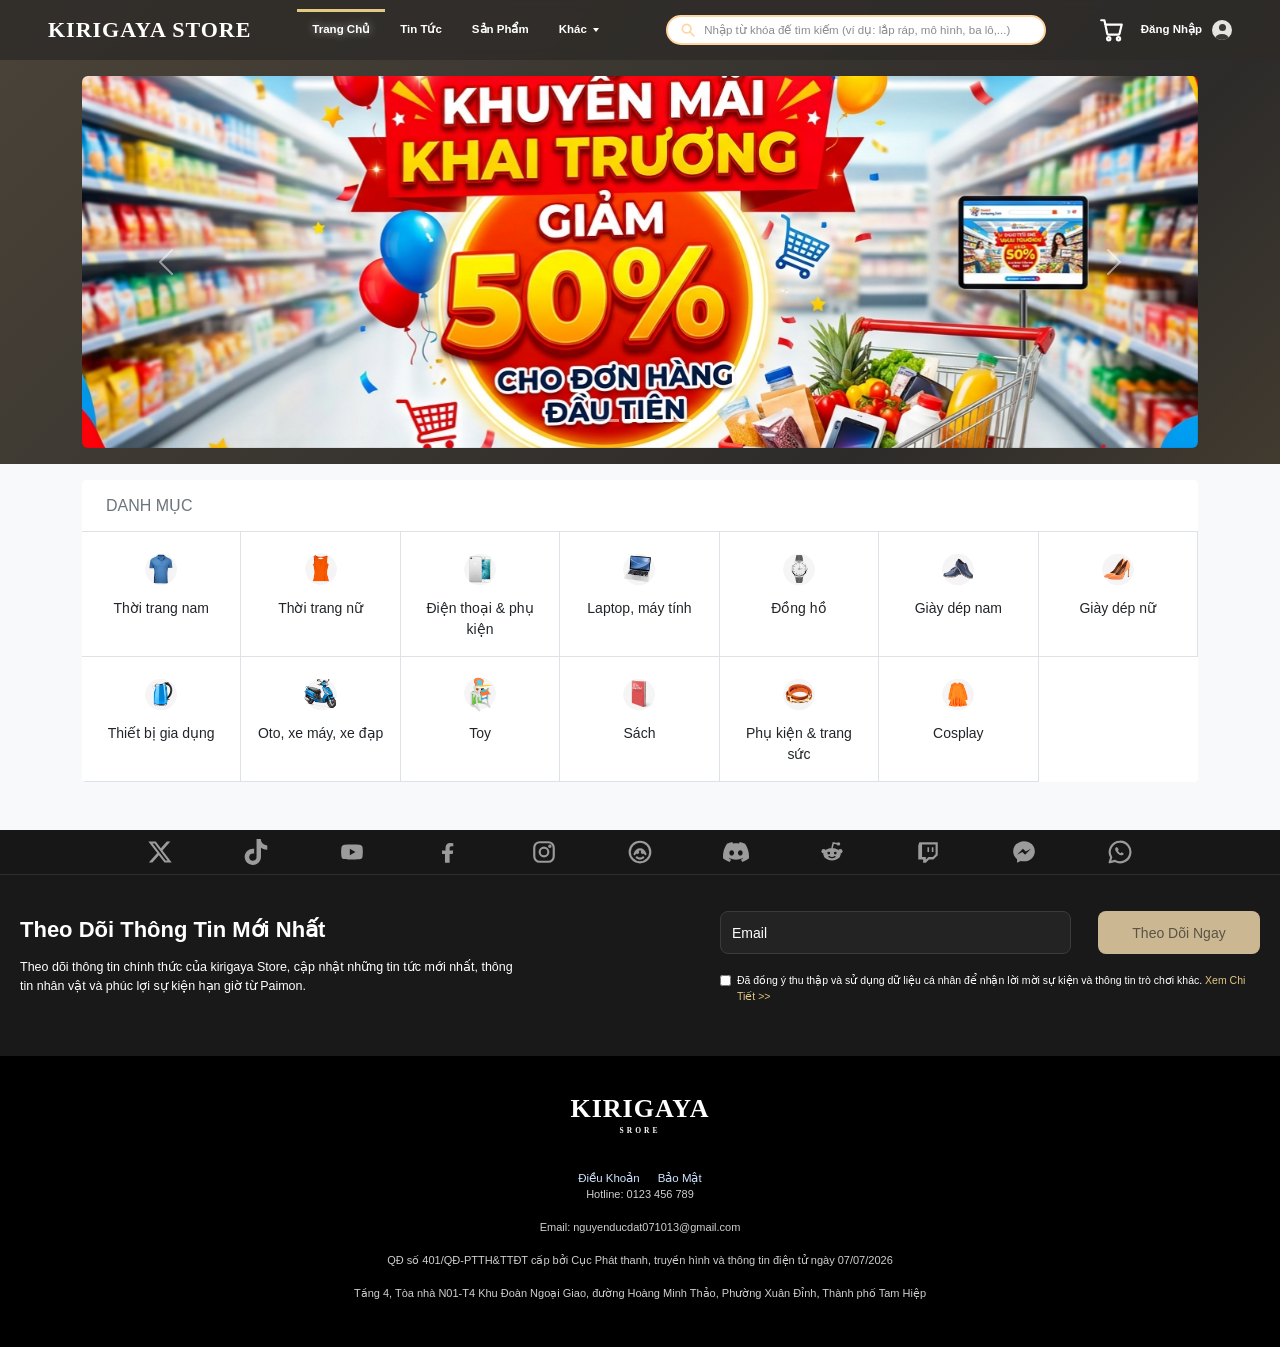
<file: index.html>
<!DOCTYPE html>
<html lang="vi">

<head>
  <meta charset="UTF-8">
  <meta name="viewport" content="width=device-width, initial-scale=1.0">
  <title>Smart Shopping Cart - Mua sắm thông minh</title>
  <link rel="icon" type="image/png" href="assets/images/favicon.png">
  <link href="https://cdn.jsdelivr.net/npm/bootstrap@5.3.3/dist/css/bootstrap.min.css" rel="stylesheet">
  <link rel="stylesheet" href="css/header-footer.css">

  <style>
    a { text-decoration: none; color: inherit; }
    ul { list-style: none; padding: 0; margin: 0; }
    p, h2 { margin: 0; }

    /* Danh mục: 7 cột + màu hover */
    @media (min-width: 992px) { .col-lg-7th { flex: 0 0 auto; width: 14.2857%; } }
    .cat-item:hover .card-name { color: #ee4d2d !important; }
  </style>
</head>

<body>

  <!-- header -->
  <header class="header">
  <div class="header__left">
    <a class="logo" href="index.html">KIRIGAYA STORE</a>

    <nav class="nav">
      <a class="active" href="#">Trang Chủ</a>
      <a href="pages/news.html">Tin Tức</a>
      <a href="pages/products.html">Sản Phẩm</a>
      <div class="dropdown">
        <a href="#">Khác<span class="caret"></span></a>
        <ul class="submenu">
          <li><a href="pages/donate.html">Trung Tâm Liên Hệ</a></li>
          <li><a href="pages/login.html">Đăng Nhập</a></li>
        </ul>
      </div>
    </nav>
  </div>


<div class="header__center">
  <form class="search" role="search" onsubmit="return false">
    <svg viewBox="0 0 24 24" aria-hidden="true">
      <circle cx="10" cy="10" r="6.5"></circle>
      <line x1="15" y1="15" x2="21" y2="21"></line>
    </svg>
    <input id="search-input" autocomplete="off" type="search" placeholder="Nhập từ khóa để tìm kiếm (ví dụ: lắp ráp, mô hình, ba lô,...)" aria-label="Tìm kiếm">
  </form>

  <div class="search-suggest" id="search-suggest" hidden></div>
</div>

  <div class="header__right">
    <a class="cart" href="pages/cart.html" aria-label="Giỏ hàng">
      <svg viewBox="0 0 24 24" aria-hidden="true">
        <circle cx="9" cy="20" r="1.5"></circle>
        <circle cx="18" cy="20" r="1.5"></circle>
        <path d="M2 3h3l2.6 12.4a1 1 0 0 0 1 .8h9.3a1 1 0 0 0 1-.8L21 7H5.6"></path>
      </svg>
      <span class="cart-badge" hidden>0</span>
    </a>
    <a class="login" href="pages/login.html">Đăng Nhập <span class="avatar"></span></a>
  </div>
  </header>

  <!-- banner -->
  <section class="container py-3" id="home">
    <div id="homeCarousel" class="carousel slide" data-bs-ride="carousel" data-bs-interval="1000">
      <div class="carousel-indicators">
        <button type="button" data-bs-target="#homeCarousel" data-bs-slide-to="0" class="active" aria-current="true" aria-label="Slide 1"></button>
        <button type="button" data-bs-target="#homeCarousel" data-bs-slide-to="1" aria-label="Slide 2"></button>
        <button type="button" data-bs-target="#homeCarousel" data-bs-slide-to="2" aria-label="Slide 3"></button>
      </div>

      <div class="carousel-inner rounded">
        <div class="carousel-item active">
          <a href="pages/news.html">
            <img src="assets/images/slide-image1.png" class="d-block w-100 object-fit-cover" style="aspect-ratio: 3 / 1;" alt="Banner 1">
          </a>
        </div>
        <div class="carousel-item">
          <a href="pages/news.html">
            <img src="assets/images/sale50.png" class="d-block w-100 object-fit-cover" style="aspect-ratio: 3 / 1;" alt="Banner 2">
          </a>
        </div>
        <div class="carousel-item">
          <a href="pages/products.html">
            <img src="assets/images/Smart_Shopping_Cart.png" class="d-block w-100 object-fit-cover" style="aspect-ratio: 3 / 1;" alt="Banner 3">
          </a>
        </div>
      </div>

      <button class="carousel-control-prev" type="button" data-bs-target="#homeCarousel" data-bs-slide="prev">
        <span class="carousel-control-prev-icon" aria-hidden="true"></span>
        <span class="visually-hidden">Trước</span>
      </button>
      <button class="carousel-control-next" type="button" data-bs-target="#homeCarousel" data-bs-slide="next">
        <span class="carousel-control-next-icon" aria-hidden="true"></span>
        <span class="visually-hidden">Sau</span>
      </button>
    </div>
  </section>


  <!-- danh muc -->
  <main id="categories" class="bg-light pt-3 pb-5">
    <div class="container">
      <div class="bg-white rounded-1 overflow-hidden">
        <div class="px-4 py-3 border-bottom">
          <h2 class="h6 fw-medium text-uppercase text-secondary mb-0">Danh mục</h2>
        </div>

        <div class="row g-0 m-0">

          <a href="pages/products.html?category=thoi-trang-nam" class="cat-item col-6 col-md-4 col-lg-7th d-flex flex-column align-items-center text-center gap-2 p-3 border-end border-bottom">
            <img src="assets/images/thoitrangnam.webp" alt="Thời trang nam" width="42" height="42">
            <span class="card-name small text-body">Thời trang nam</span>
          </a>

          <a href="pages/products.html?category=thoi-trang-nu" class="cat-item col-6 col-md-4 col-lg-7th d-flex flex-column align-items-center text-center gap-2 p-3 border-end border-bottom">
            <img src="assets/images/thoitrangnu.webp" alt="Thời trang nữ" width="42" height="42">
            <span class="card-name small text-body">Thời trang nữ</span>
          </a>

          <a href="pages/products.html?category=dien-thoai-phu-kien" class="cat-item col-6 col-md-4 col-lg-7th d-flex flex-column align-items-center text-center gap-2 p-3 border-end border-bottom">
            <img src="assets/images/dienthoaivaphukien.webp" alt="Điện thoại &amp; phụ kiện" width="42" height="42">
            <span class="card-name small text-body">Điện thoại &amp; phụ kiện</span>
          </a>

          <a href="pages/products.html?category=laptop-maytinh" class="cat-item col-6 col-md-4 col-lg-7th d-flex flex-column align-items-center text-center gap-2 p-3 border-end border-bottom">
            <img src="assets/images/maytinhvalaptop.webp" alt="Laptop, máy tính" width="42" height="42">
            <span class="card-name small text-body">Laptop, máy tính</span>
          </a>

          <a href="pages/products.html?category=dongho" class="cat-item col-6 col-md-4 col-lg-7th d-flex flex-column align-items-center text-center gap-2 p-3 border-end border-bottom">
            <img src="assets/images/dongho.webp" alt="Đồng hồ" width="42" height="42">
            <span class="card-name small text-body">Đồng hồ</span>
          </a>

          <a href="pages/products.html?category=giay-dep-nam" class="cat-item col-6 col-md-4 col-lg-7th d-flex flex-column align-items-center text-center gap-2 p-3 border-end border-bottom">
            <img src="assets/images/giadepnam.webp" alt="Giày dép nam" width="42" height="42">
            <span class="card-name small text-body">Giày dép nam</span>
          </a>

          <a href="pages/products.html?category=giay-dep-nu" class="cat-item col-6 col-md-4 col-lg-7th d-flex flex-column align-items-center text-center gap-2 p-3 border-end border-bottom">
            <img src="assets/images/giaydepnu.webp" alt="Giày dép nữ" width="42" height="42">
            <span class="card-name small text-body">Giày dép nữ</span>
          </a>

          <a href="pages/products.html?category=thiet-bi-gia-dung" class="cat-item col-6 col-md-4 col-lg-7th d-flex flex-column align-items-center text-center gap-2 p-3 border-end border-bottom">
            <img src="assets/images/thietbigiadung.webp" alt="Thiết bị gia dụng" width="42" height="42">
            <span class="card-name small text-body">Thiết bị gia dụng</span>
          </a>

          <a href="pages/products.html?category=xe" class="cat-item col-6 col-md-4 col-lg-7th d-flex flex-column align-items-center text-center gap-2 p-3 border-end border-bottom">
            <img src="assets/images/otoxemayxedap.webp" alt="Oto, xe máy, xe đạp" width="42" height="42">
            <span class="card-name small text-body">Oto, xe máy, xe đạp</span>
          </a>

          <a href="pages/products.html?category=toy" class="cat-item col-6 col-md-4 col-lg-7th d-flex flex-column align-items-center text-center gap-2 p-3 border-end border-bottom">
            <img src="assets/images/toy.webp" alt="Toy" width="42" height="42">
            <span class="card-name small text-body">Toy</span>
          </a>

          <a href="pages/products.html?category=sach" class="cat-item col-6 col-md-4 col-lg-7th d-flex flex-column align-items-center text-center gap-2 p-3 border-end border-bottom">
            <img src="assets/images/sach.webp" alt="Sách" width="42" height="42">
            <span class="card-name small text-body">Sách</span>
          </a>

          <a href="pages/products.html?category=phu-kien-trang-suc" class="cat-item col-6 col-md-4 col-lg-7th d-flex flex-column align-items-center text-center gap-2 p-3 border-end border-bottom">
            <img src="assets/images/phukienvatrangsuc.webp" alt="Phụ kiện &amp; trang sức" width="42" height="42">
            <span class="card-name small text-body">Phụ kiện &amp; trang sức</span>
          </a>

          <a href="pages/products.html?category=cosplay" class="cat-item col-6 col-md-4 col-lg-7th d-flex flex-column align-items-center text-center gap-2 p-3 border-end border-bottom">
            <img src="assets/images/cosplay.webp" alt="Cosplay" width="42" height="42">
            <span class="card-name small text-body">Cosplay</span>
          </a>

        </div>
      </div>
    </div>
  </main>
  <!-- footer -->
<section class="social">
  <ul class="social__list">
    <li><a href="#" aria-label="X"><svg viewBox="0 0 24 24"><path d="M18.244 2.25h3.308l-7.227 8.26 8.502 11.24H16.17l-5.214-6.817L4.99 21.75H1.68l7.73-8.835L1.254 2.25H8.08l4.713 6.231zm-1.161 17.52h1.833L7.084 4.126H5.117z"/></svg></a></li>
    <li><a href="#" aria-label="TikTok"><svg viewBox="0 0 24 24"><path d="M12.525.02c1.31-.02 2.61-.01 3.91-.02.08 1.53.63 3.09 1.75 4.17 1.12 1.11 2.7 1.62 4.24 1.79v4.03c-1.44-.05-2.89-.35-4.2-.97-.57-.26-1.1-.59-1.62-.93-.01 2.92.01 5.84-.02 8.75-.08 1.4-.54 2.79-1.35 3.94-1.31 1.92-3.58 3.17-5.91 3.21-1.43.08-2.86-.31-4.08-1.03-2.02-1.19-3.44-3.37-3.65-5.71-.02-.5-.03-1-.01-1.49.18-1.9 1.12-3.72 2.58-4.96 1.66-1.44 3.98-2.13 6.15-1.72.02 1.48-.04 2.96-.04 4.44-.99-.32-2.15-.23-3.02.37-.63.41-1.11 1.04-1.36 1.75-.21.51-.15 1.07-.14 1.61.24 1.64 1.82 3.02 3.5 2.87 1.12-.01 2.19-.66 2.77-1.61.19-.33.4-.67.41-1.06.1-1.79.06-3.57.07-5.36.01-4.03-.01-8.05.02-12.07z"/></svg></a></li>
    <li><a href="#" aria-label="YouTube"><svg viewBox="0 0 24 24"><path fill-rule="evenodd" d="M21.6 7.2a2.5 2.5 0 0 0-1.76-1.77C18.3 5 12 5 12 5s-6.3 0-7.84.43A2.5 2.5 0 0 0 2.4 7.2C2 8.76 2 12 2 12s0 3.24.4 4.8a2.5 2.5 0 0 0 1.76 1.77C5.7 19 12 19 12 19s6.3 0 7.84-.43a2.5 2.5 0 0 0 1.76-1.77C22 15.24 22 12 22 12s0-3.24-.4-4.8zM10 15V9l5.2 3z"/></svg></a></li>
    <li><a href="#" aria-label="Facebook"><svg viewBox="0 0 24 24"><path d="M13.5 22v-8.2h2.8l.5-3.3h-3.3V8.4c0-.9.4-1.7 1.8-1.7h1.6V3.9s-1.4-.3-2.8-.3c-2.8 0-4.4 1.7-4.4 4.6v2.3H6.5v3.3h2.7V22z"/></svg></a></li>
    <li><a href="#" aria-label="Instagram"><svg viewBox="0 0 24 24" class="stroke"><rect x="3" y="3" width="18" height="18" rx="5"/><circle cx="12" cy="12" r="4"/><circle cx="17.4" cy="6.6" r=".6" fill="currentColor"/></svg></a></li>
    <li><a href="#" aria-label="HoYoLAB"><svg viewBox="0 0 24 24" class="stroke"><circle cx="12" cy="12" r="9.5"/><path d="M7 14c1-3 3-4.500 5-4.500s4 1.500 5 4.500M9 17c1 .8 2 1.100 3 1.100s2-.3 3-1.100"/><circle cx="9.500" cy="12" r=".8" fill="currentColor"/><circle cx="14.500" cy="12" r=".8" fill="currentColor"/></svg></a></li>
    <li><a href="#" aria-label="Discord"><svg viewBox="0 0 24 24"><path d="M20.317 4.3698a19.7913 19.7913 0 00-4.8851-1.5152.0741.0741 0 00-.0785.0371c-.211.3753-.4447.8648-.6083 1.2495-1.8447-.2762-3.68-.2762-5.4868 0-.1636-.3933-.4058-.8742-.6177-1.2495a.077.077 0 00-.0785-.037 19.7363 19.7363 0 00-4.8852 1.515.0699.0699 0 00-.0321.0277C.5334 9.0458-.319 13.5799.0992 18.0578a.0824.0824 0 00.0312.0561c2.0528 1.5076 4.0413 2.4228 5.9929 3.0294a.0777.0777 0 00.0842-.0276c.4616-.6304.8731-1.2952 1.226-1.9942a.076.076 0 00-.0416-.1057c-.6528-.2476-1.2743-.5495-1.8722-.8923a.077.077 0 01-.0076-.1277c.1258-.0943.2517-.1923.3718-.2914a.0743.0743 0 01.0776-.0105c3.9278 1.7933 8.18 1.7933 12.0614 0a.0739.0739 0 01.0785.0095c.1202.099.246.1981.3728.2924a.077.077 0 01-.0066.1276 12.2986 12.2986 0 01-1.873.8914.0766.0766 0 00-.0407.1067c.3604.698.7719 1.3628 1.225 1.9932a.076.076 0 00.0842.0286c1.961-.6067 3.9495-1.5219 6.0023-3.0294a.077.077 0 00.0313-.0552c.5004-5.177-.8382-9.6739-3.5485-13.6604a.061.061 0 00-.0312-.0286zM8.02 15.3312c-1.1825 0-2.1569-1.0857-2.1569-2.419 0-1.3332.9555-2.4189 2.157-2.4189 1.2108 0 2.1757 1.0952 2.1568 2.419 0 1.3332-.9555 2.4189-2.1569 2.4189zm7.9748 0c-1.1825 0-2.1569-1.0857-2.1569-2.419 0-1.3332.9554-2.4189 2.1569-2.4189 1.2108 0 2.1757 1.0952 2.1568 2.419 0 1.3332-.946 2.4189-2.1568 2.4189Z"/></svg></a></li>
    <li><a href="#" aria-label="Reddit"><svg viewBox="0 0 24 24"><ellipse cx="12" cy="14" rx="8" ry="5.8"/><circle cx="4.300" cy="11.300" r="2"/><circle cx="19.700" cy="11.300" r="2"/><circle cx="18" cy="4.500" r="1.600"/><path d="M12 8.300l1.200-4.600 4.800 1" fill="none" stroke="currentColor" stroke-width="1.400"/><circle cx="9" cy="13" r="1.300" fill="#171717"/><circle cx="15" cy="13" r="1.300" fill="#171717"/><path d="M9.200 16.300c1.600 1 4 1 5.600 0" fill="none" stroke="#171717" stroke-width="1.200" stroke-linecap="round"/></svg></a></li>
    <li><a href="#" aria-label="Twitch"><svg viewBox="0 0 24 24"><path fill-rule="evenodd" d="M4 3L3 6v13h4.500v3H10l3-3h4l4-4V3H4zm15 11l-2.500 2.500h-4L10 19v-2.500H6.500V5H19v9zM15.500 7.500H17V12h-1.500zm-4 0H13V12h-1.500z"/></svg></a></li>
    <li><a href="#" aria-label="Messenger"><svg viewBox="0 0 24 24"><path fill-rule="evenodd" d="M12 2C6.400 2 2 6.200 2 11.400c0 2.900 1.400 5.500 3.600 7.200V22l3.300-1.800c.9.300 1.900.4 3.100.4 5.600 0 10-4.200 10-9.400S17.600 2 12 2zm1 12.600l-2.500-2.700-4.900 2.700 5.400-5.700 2.600 2.700 4.800-2.700L13 14.600z"/></svg></a></li>
    <li><a href="#" aria-label="WhatsApp"><svg viewBox="0 0 24 24"><path class="stroke" style="fill:none;stroke:currentColor;stroke-width:2;stroke-linejoin:round" d="M12 2.500a9.500 9.500 0 0 0-8.100 14.400L2.500 21.500l4.800-1.300A9.500 9.500 0 1 0 12 2.500z"/><path d="M9 7.500c-.3 0-.8.1-1.100.6-.5.8-.6 2 .6 3.600 1.500 2 3 3 4.600 3.300 1 .2 2-.4 2.200-1.200l-.1-.6-1.800-.9-.8.900c-1-.4-2-1.400-2.500-2.400l.7-.8-.9-1.900z"/></svg></a></li>
  </ul>
</section>

<!-- 2. Đăng ký nhận tin -->
<section class="subscribe">
  <div class="subscribe__inner">
    <div class="subscribe__info">
      <h2>Theo Dõi Thông Tin Mới Nhất</h2>
      <p>Theo dõi thông tin chính thức của kirigaya Store, cập nhật những tin tức mới nhất, thông tin nhân vật và phúc lợi sự kiện hạn giờ từ Paimon.</p>
    </div>

    <form class="subscribe__form" onsubmit="return false">
      <div class="subscribe__row">
        <input type="email" placeholder="Email" aria-label="Email">
        <button type="submit">Theo Dõi Ngay</button>
      </div>
      <label class="consent">
        <input type="checkbox">
        <span>Đã đồng ý thu thập và sử dụng dữ liệu cá nhân để nhận lời mời sự kiện và thông tin trò chơi khác. <a href="#">Xem Chi Tiết &gt;&gt;</a></span>
      </label>
    </form>
  </div>
</section>

<!-- 3. Chân trang -->
<footer class="footer">
  <a class="footer__logo" href="#">
    <b>KIRIGAYA</b>
    <small>SRORE</small>
  </a>

  <div class="footer__links">
    <a href="#">Điều Khoản</a>
    <a href="#">Bảo Mật</a>
  </div>

  <div class="footer__info">
    <p>Hotline: 0123 456 789</p>
    <p>Email: nguyenducdat071013@gmail.com</p>
    <p>QĐ số 401/QĐ-PTTH&amp;TTĐT cấp bởi Cục Phát thanh, truyền hình và thông tin điện tử ngày 07/07/2026</p>
    <p>Tầng 4, Tòa nhà N01-T4 Khu Đoàn Ngoại Giao, đường Hoàng Minh Thảo, Phường Xuân Đỉnh, Thành phố Tam Hiệp</p>
  </div>
</footer>

  <!-- Bootstrap JS (carousel) -->
  <script src="https://cdn.jsdelivr.net/npm/bootstrap@5.3.3/dist/js/bootstrap.bundle.min.js"></script>
  <script src="js/storage.js"></script>
  <script src="js/search.js"></script>
</body>

</html>
</file>
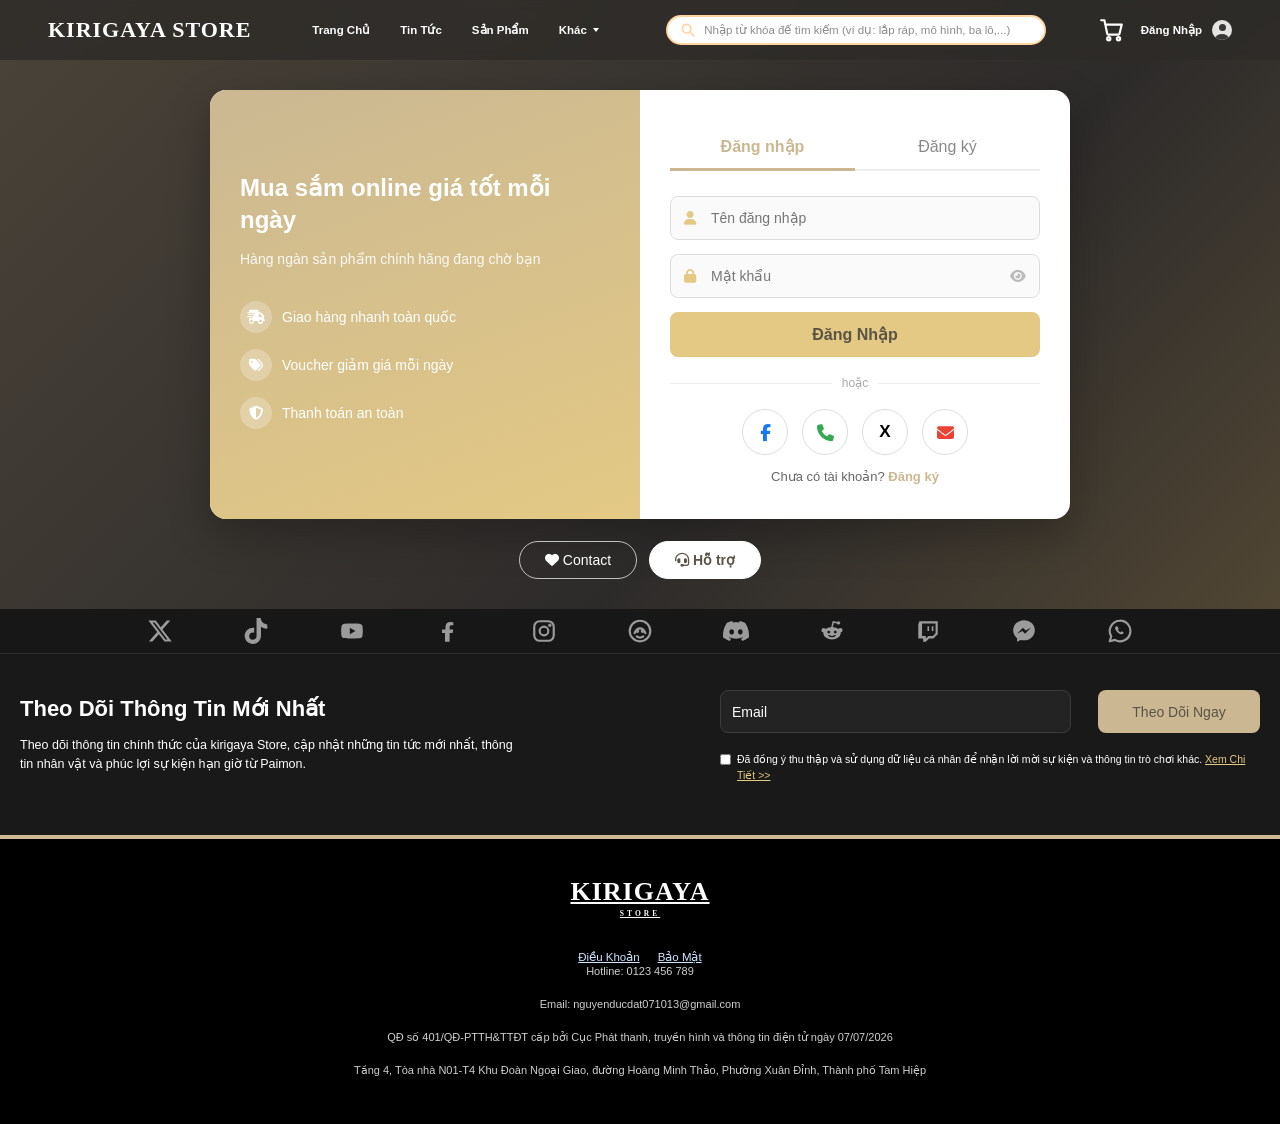
<file: pages/login.html>
<!DOCTYPE html>
<html lang="vi">
<head>
  <meta charset="UTF-8">
  <meta name="viewport" content="width=device-width, initial-scale=1.0">
  <title>Đăng Nhập</title>
  <link rel="icon" type="image/png" href="../assets/images/favicon.png">
  <link rel="stylesheet" href="../css/login.css">
  <link rel="stylesheet" href="https://cdnjs.cloudflare.com/ajax/libs/font-awesome/6.4.0/css/all.min.css">
  <link rel="stylesheet" href="../css/header-footer.css">
</head>
 
<body>
<header class="header">
  <div class="header__left">
    <a class="logo" href="../index.html">KIRIGAYA STORE</a>

    <nav class="nav">
      <a href="../index.html">Trang Chủ</a>
      <a href="../pages/news.html">Tin Tức</a>
      <a href="../pages/products.html">Sản Phẩm</a>
      <div class="dropdown">
        <a href="#">Khác<span class="caret"></span></a>
        <ul class="submenu">
          <li><a href="../pages/donate.html">Trung Tâm Liên Hệ</a></li>
          <li><a href="../pages/login.html">Đăng Nhập</a></li>
        </ul>
      </div>
    </nav>
  </div>


<div class="header__center">
  <form class="search" role="search" onsubmit="return false">
    <svg viewBox="0 0 24 24" aria-hidden="true">
      <circle cx="10" cy="10" r="6.5"></circle>
      <line x1="15" y1="15" x2="21" y2="21"></line>
    </svg>
    <input id="search-input" autocomplete="off" type="search" placeholder="Nhập từ khóa để tìm kiếm (ví dụ: lắp ráp, mô hình, ba lô,...)" aria-label="Tìm kiếm">
  </form>

  <div class="search-suggest" id="search-suggest" hidden></div>
</div>

  <div class="header__right">
    <a class="cart" href="../pages/cart.html" aria-label="Giỏ hàng">
      <svg viewBox="0 0 24 24" aria-hidden="true">
        <circle cx="9" cy="20" r="1.5"></circle>
        <circle cx="18" cy="20" r="1.5"></circle>
        <path d="M2 3h3l2.6 12.4a1 1 0 0 0 1 .8h9.3a1 1 0 0 0 1-.8L21 7H5.6"></path>
      </svg>
      <span class="cart-badge" hidden>0</span>
    </a>
    <a class="login" href="../pages/login.html">Đăng Nhập <span class="avatar"></span></a>
  </div>
  </header>
 
  <div class="main">
    <div class="wrap">
      <div class="intro">
        <h2>Mua sắm online giá tốt mỗi ngày</h2>
        <p>Hàng ngàn sản phẩm chính hãng đang chờ bạn</p>
        <ul>
          <li><i class="fas fa-truck-fast"></i> Giao hàng nhanh toàn quốc</li>
          <li><i class="fas fa-tags"></i> Voucher giảm giá mỗi ngày</li>
          <li><i class="fas fa-shield-halved"></i> Thanh toán an toàn</li>
        </ul>
      </div>
      <div class="box">
        <div class="tabs">
          <button class="tab active" data-t="login">Đăng nhập</button>
          <button class="tab" data-t="reg">Đăng ký</button>
        </div>
 
        <form id="login" class="form active">
          <div class="field">
            <i class="fas fa-user"></i>
            <input type="text" placeholder="Tên đăng nhập" required>
          </div>
          <div class="field">
            <i class="fas fa-lock"></i>
            <input type="password" placeholder="Mật khẩu" required>
            <i class="fas fa-eye eye"></i>
          </div>
          <button type="submit">Đăng Nhập</button>
          <div class="divider"><span>hoặc</span></div>
          <div class="socials">
            <button type="button" class="social1 fb" title="Facebook">
              <i class="fab fa-facebook-f"></i>
            </button>
            <button type="button" class="social1 phone" title="Số điện thoại">
              <i class="fas fa-phone"></i>
            </button>
            <button type="button" class="social1 x" title="X">
              <i>X</i>
            </button>
            <button type="button" class="social1 gmail" title="Gmail">
              <i class="fas fa-envelope"></i>
            </button>
          </div>
          <p>Chưa có tài khoản? <a href="#" class="switch" data-t="reg">Đăng ký</a></p>
        </form>
 
        <form id="reg" class="form">
          <div class="field">
            <i class="fas fa-user"></i>
            <input type="text" placeholder="Tên đăng nhập" required>
          </div>
          <div class="field">
            <i class="fas fa-envelope"></i>
            <input type="email" placeholder="Email" required>
          </div>
          <div class="field">
            <i class="fas fa-lock"></i>
            <input type="password" id="pass1" placeholder="Mật khẩu" required>
            <i class="fas fa-eye eye"></i>
          </div>
          <div class="field">
            <i class="fas fa-lock"></i>
            <input type="password" id="pass2" placeholder="Nhập lại mật khẩu" required>
            <i class="fas fa-eye eye"></i>
          </div>
          <button type="submit">Đăng ký</button>
          <p>Đã có tài khoản? <a href="#" class="switch" data-t="login">Đăng nhập</a></p>
        </form>
      </div>
    </div>
 
    <div class="links">
      <a href="donate.html" class="contact"><i class="fas fa-heart"></i> Contact</a>
      <button type="button" class="help" id="btnHelp"><i class="fas fa-headset"></i> Hỗ trợ</button>
    </div>
  </div>
 
  <div class="modal" id="modal">
    <div class="modal-box">
      <span class="close" id="btnClose">&times;</span>
      <h3><i class="fas fa-headset"></i> Trung tâm hỗ trợ</h3>
      <p class="modal-sub">Bấm vào câu hỏi để xem câu trả lời</p>
 
      <div class="faq">
        <div class="q">
          <div class="q-title">Tôi quên mật khẩu thì làm sao? <i class="fas fa-chevron-down"></i></div>
          <div class="q-text">Bạn liên hệ qua email hỗ trợ bên dưới, chúng tôi sẽ giúp bạn đặt lại mật khẩu trong vòng 24 giờ.</div>
        </div>
        <div class="q">
          <div class="q-title">Làm sao để đăng ký tài khoản? <i class="fas fa-chevron-down"></i></div>
          <div class="q-text">Bấm vào tab Đăng ký, nhập tên đăng nhập, email và mật khẩu rồi bấm nút Đăng ký.</div>
        </div>
        <div class="q">
          <div class="q-title">Tôi có thể đăng nhập bằng mạng xã hội không? <i class="fas fa-chevron-down"></i></div>
          <div class="q-text">Có. Bạn có thể chọn Facebook, số điện thoại, X hoặc Gmail ở phần hoặc dưới nút Đăng Nhập.</div>
        </div>
        <div class="q">
          <div class="q-title">Làm sao để ủng hộ nhóm? <i class="fas fa-chevron-down"></i></div>
          <div class="q-text">Bấm nút Contact bên cạnh để xem thông tin các thành viên và quét mã QR ủng hộ.</div>
        </div>
      </div>
 
      <div class="help-info">
        <p><i class="fas fa-envelope"></i> hotro@sancam.com</p>
        <p><i class="fas fa-clock"></i> Thứ 2 - Thứ 7, 8:00 - 17:00</p>
      </div>
    </div>
  </div>
 
<section class="social">
  <ul class="social__list">
    <li><a href="#" aria-label="X"><svg viewBox="0 0 24 24"><path d="M18.244 2.25h3.308l-7.227 8.26 8.502 11.24H16.17l-5.214-6.817L4.99 21.75H1.68l7.73-8.835L1.254 2.25H8.08l4.713 6.231zm-1.161 17.52h1.833L7.084 4.126H5.117z"/></svg></a></li>
    <li><a href="#" aria-label="TikTok"><svg viewBox="0 0 24 24"><path d="M12.525.02c1.31-.02 2.61-.01 3.91-.02.08 1.53.63 3.09 1.75 4.17 1.12 1.11 2.7 1.62 4.24 1.79v4.03c-1.44-.05-2.89-.35-4.2-.97-.57-.26-1.1-.59-1.62-.93-.01 2.92.01 5.84-.02 8.75-.08 1.4-.54 2.79-1.35 3.94-1.31 1.92-3.58 3.17-5.91 3.21-1.43.08-2.86-.31-4.08-1.03-2.02-1.19-3.44-3.37-3.65-5.71-.02-.5-.03-1-.01-1.49.18-1.9 1.12-3.72 2.58-4.96 1.66-1.44 3.98-2.13 6.15-1.72.02 1.48-.04 2.96-.04 4.44-.99-.32-2.15-.23-3.02.37-.63.41-1.11 1.04-1.36 1.75-.21.51-.15 1.07-.14 1.61.24 1.64 1.82 3.02 3.5 2.87 1.12-.01 2.19-.66 2.77-1.61.19-.33.4-.67.41-1.06.1-1.79.06-3.57.07-5.36.01-4.03-.01-8.05.02-12.07z"/></svg></a></li>
    <li><a href="#" aria-label="YouTube"><svg viewBox="0 0 24 24"><path fill-rule="evenodd" d="M21.6 7.2a2.5 2.5 0 0 0-1.76-1.77C18.3 5 12 5 12 5s-6.3 0-7.84.43A2.5 2.5 0 0 0 2.4 7.2C2 8.76 2 12 2 12s0 3.24.4 4.8a2.5 2.5 0 0 0 1.76 1.77C5.7 19 12 19 12 19s6.3 0 7.84-.43a2.5 2.5 0 0 0 1.76-1.77C22 15.24 22 12 22 12s0-3.24-.4-4.8zM10 15V9l5.2 3z"/></svg></a></li>
    <li><a href="#" aria-label="Facebook"><svg viewBox="0 0 24 24"><path d="M13.5 22v-8.2h2.8l.5-3.3h-3.3V8.4c0-.9.4-1.7 1.8-1.7h1.6V3.9s-1.4-.3-2.8-.3c-2.8 0-4.4 1.7-4.4 4.6v2.3H6.5v3.3h2.7V22z"/></svg></a></li>
    <li><a href="#" aria-label="Instagram"><svg viewBox="0 0 24 24" class="stroke"><rect x="3" y="3" width="18" height="18" rx="5"/><circle cx="12" cy="12" r="4"/><circle cx="17.4" cy="6.6" r=".6" fill="currentColor"/></svg></a></li>
    <li><a href="#" aria-label="HoYoLAB"><svg viewBox="0 0 24 24" class="stroke"><circle cx="12" cy="12" r="9.5"/><path d="M7 14c1-3 3-4.500 5-4.500s4 1.500 5 4.500M9 17c1 .8 2 1.100 3 1.100s2-.3 3-1.100"/><circle cx="9.500" cy="12" r=".8" fill="currentColor"/><circle cx="14.500" cy="12" r=".8" fill="currentColor"/></svg></a></li>
    <li><a href="#" aria-label="Discord"><svg viewBox="0 0 24 24"><path d="M20.317 4.3698a19.7913 19.7913 0 00-4.8851-1.5152.0741.0741 0 00-.0785.0371c-.211.3753-.4447.8648-.6083 1.2495-1.8447-.2762-3.68-.2762-5.4868 0-.1636-.3933-.4058-.8742-.6177-1.2495a.077.077 0 00-.0785-.037 19.7363 19.7363 0 00-4.8852 1.515.0699.0699 0 00-.0321.0277C.5334 9.0458-.319 13.5799.0992 18.0578a.0824.0824 0 00.0312.0561c2.0528 1.5076 4.0413 2.4228 5.9929 3.0294a.0777.0777 0 00.0842-.0276c.4616-.6304.8731-1.2952 1.226-1.9942a.076.076 0 00-.0416-.1057c-.6528-.2476-1.2743-.5495-1.8722-.8923a.077.077 0 01-.0076-.1277c.1258-.0943.2517-.1923.3718-.2914a.0743.0743 0 01.0776-.0105c3.9278 1.7933 8.18 1.7933 12.0614 0a.0739.0739 0 01.0785.0095c.1202.099.246.1981.3728.2924a.077.077 0 01-.0066.1276 12.2986 12.2986 0 01-1.873.8914.0766.0766 0 00-.0407.1067c.3604.698.7719 1.3628 1.225 1.9932a.076.076 0 00.0842.0286c1.961-.6067 3.9495-1.5219 6.0023-3.0294a.077.077 0 00.0313-.0552c.5004-5.177-.8382-9.6739-3.5485-13.6604a.061.061 0 00-.0312-.0286zM8.02 15.3312c-1.1825 0-2.1569-1.0857-2.1569-2.419 0-1.3332.9555-2.4189 2.157-2.4189 1.2108 0 2.1757 1.0952 2.1568 2.419 0 1.3332-.9555 2.4189-2.1569 2.4189zm7.9748 0c-1.1825 0-2.1569-1.0857-2.1569-2.419 0-1.3332.9554-2.4189 2.1569-2.4189 1.2108 0 2.1757 1.0952 2.1568 2.419 0 1.3332-.946 2.4189-2.1568 2.4189Z"/></svg></a></li>
    <li><a href="#" aria-label="Reddit"><svg viewBox="0 0 24 24"><ellipse cx="12" cy="14" rx="8" ry="5.8"/><circle cx="4.300" cy="11.300" r="2"/><circle cx="19.700" cy="11.300" r="2"/><circle cx="18" cy="4.500" r="1.600"/><path d="M12 8.300l1.200-4.600 4.800 1" fill="none" stroke="currentColor" stroke-width="1.400"/><circle cx="9" cy="13" r="1.300" fill="#171717"/><circle cx="15" cy="13" r="1.300" fill="#171717"/><path d="M9.200 16.300c1.600 1 4 1 5.600 0" fill="none" stroke="#171717" stroke-width="1.200" stroke-linecap="round"/></svg></a></li>
    <li><a href="#" aria-label="Twitch"><svg viewBox="0 0 24 24"><path fill-rule="evenodd" d="M4 3L3 6v13h4.500v3H10l3-3h4l4-4V3H4zm15 11l-2.500 2.500h-4L10 19v-2.500H6.500V5H19v9zM15.500 7.500H17V12h-1.500zm-4 0H13V12h-1.500z"/></svg></a></li>
    <li><a href="#" aria-label="Messenger"><svg viewBox="0 0 24 24"><path fill-rule="evenodd" d="M12 2C6.400 2 2 6.200 2 11.400c0 2.900 1.400 5.500 3.600 7.200V22l3.300-1.800c.9.300 1.900.4 3.100.4 5.600 0 10-4.200 10-9.400S17.600 2 12 2zm1 12.600l-2.500-2.700-4.900 2.700 5.400-5.700 2.600 2.700 4.800-2.700L13 14.600z"/></svg></a></li>
    <li><a href="#" aria-label="WhatsApp"><svg viewBox="0 0 24 24"><path class="stroke" style="fill:none;stroke:currentColor;stroke-width:2;stroke-linejoin:round" d="M12 2.500a9.500 9.500 0 0 0-8.100 14.400L2.500 21.500l4.800-1.300A9.500 9.500 0 1 0 12 2.500z"/><path d="M9 7.500c-.3 0-.8.1-1.100.6-.5.8-.6 2 .6 3.600 1.500 2 3 3 4.600 3.300 1 .2 2-.4 2.200-1.200l-.1-.6-1.800-.9-.8.900c-1-.4-2-1.400-2.500-2.400l.7-.8-.9-1.900z"/></svg></a></li>
  </ul>
</section>

<!-- 2. Đăng ký nhận tin -->
<section class="subscribe">
  <div class="subscribe__inner">
    <div class="subscribe__info">
      <h2>Theo Dõi Thông Tin Mới Nhất</h2>
      <p>Theo dõi thông tin chính thức của kirigaya Store, cập nhật những tin tức mới nhất, thông tin nhân vật và phúc lợi sự kiện hạn giờ từ Paimon.</p>
    </div>

    <form class="subscribe__form" onsubmit="return false">
      <div class="subscribe__row">
        <input type="email" placeholder="Email" aria-label="Email">
        <button type="submit">Theo Dõi Ngay</button>
      </div>
      <label class="consent">
        <input type="checkbox">
        <span>Đã đồng ý thu thập và sử dụng dữ liệu cá nhân để nhận lời mời sự kiện và thông tin trò chơi khác. <a href="#">Xem Chi Tiết &gt;&gt;</a></span>
      </label>
    </form>
  </div>
</section>

<!-- 3. Chân trang -->
<footer class="footer">
  <a class="footer__logo" href="#">
    <b>KIRIGAYA</b>
    <small>STORE</small>
  </a>

  <div class="footer__links">
    <a href="#">Điều Khoản</a>
    <a href="#">Bảo Mật</a>
  </div>

  <div class="footer__info">
    <p>Hotline: 0123 456 789</p>
    <p>Email: nguyenducdat071013@gmail.com</p>
    <p>QĐ số 401/QĐ-PTTH&amp;TTĐT cấp bởi Cục Phát thanh, truyền hình và thông tin điện tử ngày 07/07/2026</p>
    <p>Tầng 4, Tòa nhà N01-T4 Khu Đoàn Ngoại Giao, đường Hoàng Minh Thảo, Phường Xuân Đỉnh, Thành phố Tam Hiệp</p>
  </div>
</footer>
 
  <script src="../js/login.js"></script>
  <script src="../js/storage.js"></script>
  <script src="../js/search.js"></script>
</body>
 
</html>
</file>
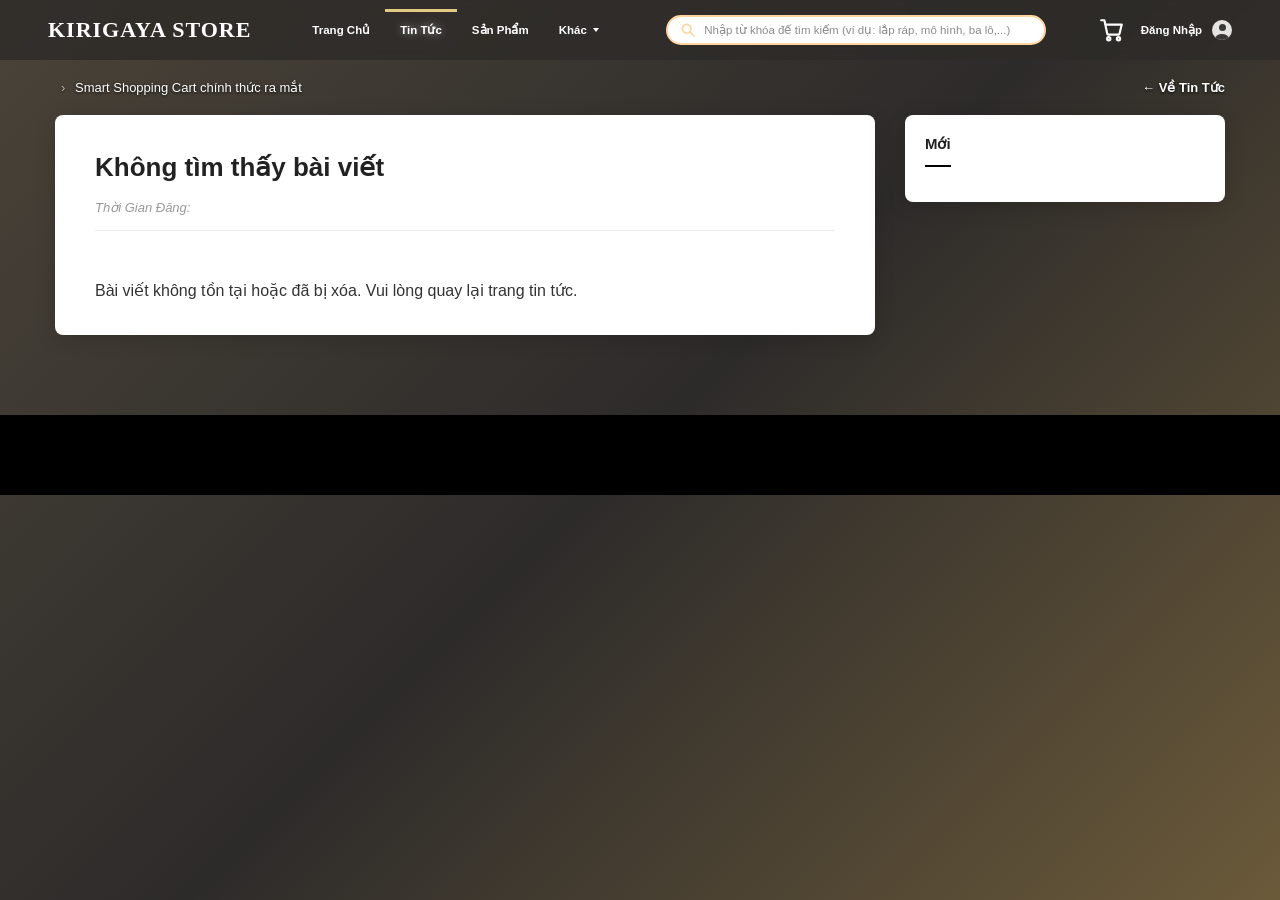
<file: pages/news-detail.html>
<!DOCTYPE html>
<html lang="vi">
<head>
    <meta charset="UTF-8">
    <meta name="viewport" content="width=device-width, initial-scale=1.0">
    <title>Tin Tức</title>
    <link rel="icon" type="image/png" href="../assets/images/favicon.png">
    <link rel="stylesheet" href="../css/news-detail.css">
    <link rel="stylesheet" href="../css/header-footer.css">
</head>
<body>
<header class="header">
  <div class="header__left">
    <a class="logo" href="../index.html">KIRIGAYA STORE</a>

    <nav class="nav">
      <a href="../index.html">Trang Chủ</a>
      <a class="active" href="../pages/news.html">Tin Tức</a>
      <a href="../pages/products.html">Sản Phẩm</a>
      <div class="dropdown">
        <a href="#">Khác<span class="caret"></span></a>
        <ul class="submenu">
          <li><a href="../pages/donate.html">Trung Tâm Liên Hệ</a></li>
          <li><a href="../pages/login.html">Đăng Nhập</a></li>
        </ul>
      </div>
    </nav>
  </div>


<div class="header__center">
  <form class="search" role="search" onsubmit="return false">
    <svg viewBox="0 0 24 24" aria-hidden="true">
      <circle cx="10" cy="10" r="6.5"></circle>
      <line x1="15" y1="15" x2="21" y2="21"></line>
    </svg>
    <input id="search-input" autocomplete="off" type="search" placeholder="Nhập từ khóa để tìm kiếm (ví dụ: lắp ráp, mô hình, ba lô,...)" aria-label="Tìm kiếm">
  </form>

  <div class="search-suggest" id="search-suggest" hidden></div>
</div>

  <div class="header__right">
    <a class="cart" href="../pages/cart.html" aria-label="Giỏ hàng">
      <svg viewBox="0 0 24 24" aria-hidden="true">
        <circle cx="9" cy="20" r="1.5"></circle>
        <circle cx="18" cy="20" r="1.5"></circle>
        <path d="M2 3h3l2.6 12.4a1 1 0 0 0 1 .8h9.3a1 1 0 0 0 1-.8L21 7H5.6"></path>
      </svg>
      <span class="cart-badge" hidden>0</span>
    </a>
    <a class="login" href="../pages/login.html">Đăng Nhập <span class="avatar"></span></a>
  </div>
</header>

    <!-- BREADCRUMB -->
    <div class="breadcrumb-wrap">
        <div class="breadcrumb">
            <span>›</span>
            Smart Shopping Cart chính thức ra mắt
        </div>
        <a href="../pages/news.html" class="quay-lai">← Về Tin Tức</a>
    </div>

    <!-- NỘI DUNG CHÍNH -->
    <div class="container">
    <!-- BÀI VIẾT BÊN TRÁI -->
    <article class="bai-viet">
        <h1 class="bai-viet-tieu-de" id="news-title"></h1>

        <div class="bai-viet-meta">
            Thời Gian Đăng:
            <span id="news-date"></span>
        </div>

        <img
            id="news-image"
            src=""
            alt=""
            class="bai-viet-anh"
        >

        <p
            class="bai-viet-chu-thich"
            id="news-description"
        ></p>

        <div
            class="bai-viet-noi-dung"
            id="news-content"
        ></div>
    </article>

    <!-- SIDEBAR BÊN PHẢI -->
    <aside class="sidebar">
        <div class="sidebar-tieu-de">Mới</div>
        <div class="sidebar-list" id="sidebar-list"></div>
    </aside>
</div>

    <footer></footer>

<script src="../js/news-storage.js"></script>
<script src="../js/news-detail.js"></script>
<script src="../js/storage.js"></script>
<script src="../js/search.js"></script>
</body>
</html>
</file>
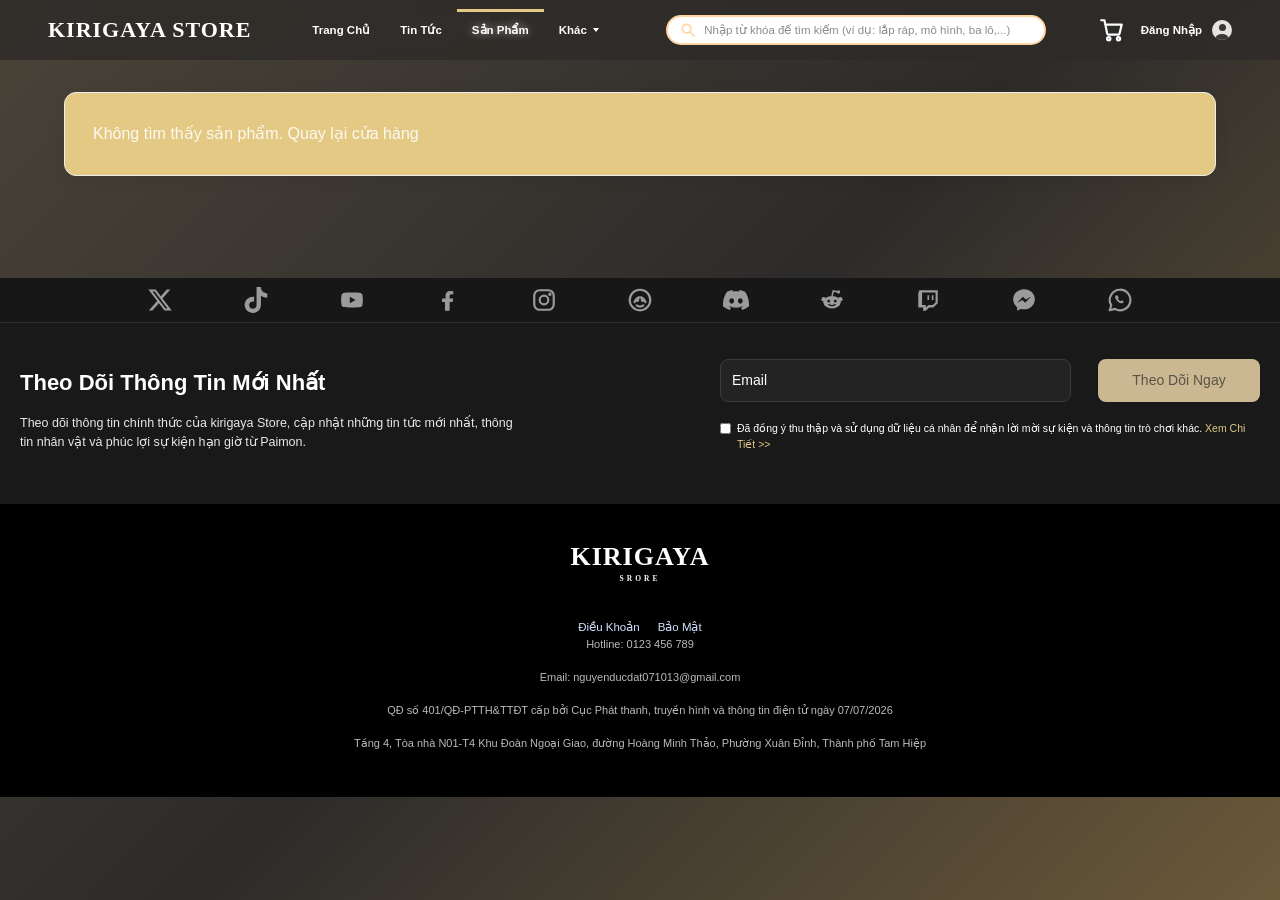
<file: pages/products-informations.html>
<!DOCTYPE html>
<html lang="vi">
<head>
    <meta charset="UTF-8">
    <meta name="viewport" content="width=device-width, initial-scale=1.0">
    <title>Sản Phẩm</title>
    <link rel="icon" type="image/png" href="../assets/images/favicon.png">
    <link rel="stylesheet" href="../css/products-informations.css">
    <link rel="stylesheet" href="../css/header-footer.css">
</head>

<body>
  <header class="header">
  <div class="header__left">
    <a class="logo" href="../index.html">KIRIGAYA STORE</a>

    <nav class="nav">
      <a href="../index.html">Trang Chủ</a>
      <a href="../pages/news.html">Tin Tức</a>
      <a class="active" href="../pages/products.html">Sản Phẩm</a>
      <div class="dropdown">
        <a href="#">Khác<span class="caret"></span></a>
        <ul class="submenu">
          <li><a href="../pages/donate.html">Trung Tâm Liên Hệ</a></li>
          <li><a href="../pages/login.html">Đăng Nhập</a></li>
        </ul>
      </div>
    </nav>
  </div>


<div class="header__center">
  <form class="search" role="search" onsubmit="return false">
    <svg viewBox="0 0 24 24" aria-hidden="true">
      <circle cx="10" cy="10" r="6.5"></circle>
      <line x1="15" y1="15" x2="21" y2="21"></line>
    </svg>
    <input id="search-input" autocomplete="off" type="search" placeholder="Nhập từ khóa để tìm kiếm (ví dụ: lắp ráp, mô hình, ba lô,...)" aria-label="Tìm kiếm">
  </form>

  <div class="search-suggest" id="search-suggest" hidden></div>
</div>

  <div class="header__right">
    <a class="cart" href="../pages/cart.html" aria-label="Giỏ hàng">
      <svg viewBox="0 0 24 24" aria-hidden="true">
        <circle cx="9" cy="20" r="1.5"></circle>
        <circle cx="18" cy="20" r="1.5"></circle>
        <path d="M2 3h3l2.6 12.4a1 1 0 0 0 1 .8h9.3a1 1 0 0 0 1-.8L21 7H5.6"></path>
      </svg>
      <span class="cart-badge" hidden>0</span>
    </a>
    <a class="login" href="../pages/login.html">Đăng Nhập <span class="avatar"></span></a>
  </div>
  </header>
    <!-- MAIN -->
    <main class="main-container">
        <section class="product-detail" id="product-detail">
            <!-- JavaScript sẽ hiển thị thông tin sản phẩm tại đây -->
            <div class="loading">
                Đang tải thông tin sản phẩm...
            </div>
        </section>
    </main>

    <!-- FOOTER -->
<section class="social">
  <ul class="social__list">
    <li><a href="#" aria-label="X"><svg viewBox="0 0 24 24"><path d="M18.244 2.25h3.308l-7.227 8.26 8.502 11.24H16.17l-5.214-6.817L4.99 21.75H1.68l7.73-8.835L1.254 2.25H8.08l4.713 6.231zm-1.161 17.52h1.833L7.084 4.126H5.117z"/></svg></a></li>
    <li><a href="#" aria-label="TikTok"><svg viewBox="0 0 24 24"><path d="M12.525.02c1.31-.02 2.61-.01 3.91-.02.08 1.53.63 3.09 1.75 4.17 1.12 1.11 2.7 1.62 4.24 1.79v4.03c-1.44-.05-2.89-.35-4.2-.97-.57-.26-1.1-.59-1.62-.93-.01 2.92.01 5.84-.02 8.75-.08 1.4-.54 2.79-1.35 3.94-1.31 1.92-3.58 3.17-5.91 3.21-1.43.08-2.86-.31-4.08-1.03-2.02-1.19-3.44-3.37-3.65-5.71-.02-.5-.03-1-.01-1.49.18-1.9 1.12-3.72 2.58-4.96 1.66-1.44 3.98-2.13 6.15-1.72.02 1.48-.04 2.96-.04 4.44-.99-.32-2.15-.23-3.02.37-.63.41-1.11 1.04-1.36 1.75-.21.51-.15 1.07-.14 1.61.24 1.64 1.82 3.02 3.5 2.87 1.12-.01 2.19-.66 2.77-1.61.19-.33.4-.67.41-1.06.1-1.79.06-3.57.07-5.36.01-4.03-.01-8.05.02-12.07z"/></svg></a></li>
    <li><a href="#" aria-label="YouTube"><svg viewBox="0 0 24 24"><path fill-rule="evenodd" d="M21.6 7.2a2.5 2.5 0 0 0-1.76-1.77C18.3 5 12 5 12 5s-6.3 0-7.84.43A2.5 2.5 0 0 0 2.4 7.2C2 8.76 2 12 2 12s0 3.24.4 4.8a2.5 2.5 0 0 0 1.76 1.77C5.7 19 12 19 12 19s6.3 0 7.84-.43a2.5 2.5 0 0 0 1.76-1.77C22 15.24 22 12 22 12s0-3.24-.4-4.8zM10 15V9l5.2 3z"/></svg></a></li>
    <li><a href="#" aria-label="Facebook"><svg viewBox="0 0 24 24"><path d="M13.5 22v-8.2h2.8l.5-3.3h-3.3V8.4c0-.9.4-1.7 1.8-1.7h1.6V3.9s-1.4-.3-2.8-.3c-2.8 0-4.4 1.7-4.4 4.6v2.3H6.5v3.3h2.7V22z"/></svg></a></li>
    <li><a href="#" aria-label="Instagram"><svg viewBox="0 0 24 24" class="stroke"><rect x="3" y="3" width="18" height="18" rx="5"/><circle cx="12" cy="12" r="4"/><circle cx="17.4" cy="6.6" r=".6" fill="currentColor"/></svg></a></li>
    <li><a href="#" aria-label="HoYoLAB"><svg viewBox="0 0 24 24" class="stroke"><circle cx="12" cy="12" r="9.5"/><path d="M7 14c1-3 3-4.500 5-4.500s4 1.500 5 4.500M9 17c1 .8 2 1.100 3 1.100s2-.3 3-1.100"/><circle cx="9.500" cy="12" r=".8" fill="currentColor"/><circle cx="14.500" cy="12" r=".8" fill="currentColor"/></svg></a></li>
    <li><a href="#" aria-label="Discord"><svg viewBox="0 0 24 24"><path d="M20.317 4.3698a19.7913 19.7913 0 00-4.8851-1.5152.0741.0741 0 00-.0785.0371c-.211.3753-.4447.8648-.6083 1.2495-1.8447-.2762-3.68-.2762-5.4868 0-.1636-.3933-.4058-.8742-.6177-1.2495a.077.077 0 00-.0785-.037 19.7363 19.7363 0 00-4.8852 1.515.0699.0699 0 00-.0321.0277C.5334 9.0458-.319 13.5799.0992 18.0578a.0824.0824 0 00.0312.0561c2.0528 1.5076 4.0413 2.4228 5.9929 3.0294a.0777.0777 0 00.0842-.0276c.4616-.6304.8731-1.2952 1.226-1.9942a.076.076 0 00-.0416-.1057c-.6528-.2476-1.2743-.5495-1.8722-.8923a.077.077 0 01-.0076-.1277c.1258-.0943.2517-.1923.3718-.2914a.0743.0743 0 01.0776-.0105c3.9278 1.7933 8.18 1.7933 12.0614 0a.0739.0739 0 01.0785.0095c.1202.099.246.1981.3728.2924a.077.077 0 01-.0066.1276 12.2986 12.2986 0 01-1.873.8914.0766.0766 0 00-.0407.1067c.3604.698.7719 1.3628 1.225 1.9932a.076.076 0 00.0842.0286c1.961-.6067 3.9495-1.5219 6.0023-3.0294a.077.077 0 00.0313-.0552c.5004-5.177-.8382-9.6739-3.5485-13.6604a.061.061 0 00-.0312-.0286zM8.02 15.3312c-1.1825 0-2.1569-1.0857-2.1569-2.419 0-1.3332.9555-2.4189 2.157-2.4189 1.2108 0 2.1757 1.0952 2.1568 2.419 0 1.3332-.9555 2.4189-2.1569 2.4189zm7.9748 0c-1.1825 0-2.1569-1.0857-2.1569-2.419 0-1.3332.9554-2.4189 2.1569-2.4189 1.2108 0 2.1757 1.0952 2.1568 2.419 0 1.3332-.946 2.4189-2.1568 2.4189Z"/></svg></a></li>
    <li><a href="#" aria-label="Reddit"><svg viewBox="0 0 24 24"><ellipse cx="12" cy="14" rx="8" ry="5.8"/><circle cx="4.300" cy="11.300" r="2"/><circle cx="19.700" cy="11.300" r="2"/><circle cx="18" cy="4.500" r="1.600"/><path d="M12 8.300l1.200-4.600 4.800 1" fill="none" stroke="currentColor" stroke-width="1.400"/><circle cx="9" cy="13" r="1.300" fill="#171717"/><circle cx="15" cy="13" r="1.300" fill="#171717"/><path d="M9.200 16.300c1.600 1 4 1 5.600 0" fill="none" stroke="#171717" stroke-width="1.200" stroke-linecap="round"/></svg></a></li>
    <li><a href="#" aria-label="Twitch"><svg viewBox="0 0 24 24"><path fill-rule="evenodd" d="M4 3L3 6v13h4.500v3H10l3-3h4l4-4V3H4zm15 11l-2.500 2.500h-4L10 19v-2.500H6.500V5H19v9zM15.500 7.500H17V12h-1.500zm-4 0H13V12h-1.500z"/></svg></a></li>
    <li><a href="#" aria-label="Messenger"><svg viewBox="0 0 24 24"><path fill-rule="evenodd" d="M12 2C6.400 2 2 6.200 2 11.400c0 2.900 1.400 5.500 3.600 7.200V22l3.300-1.800c.9.300 1.900.4 3.100.4 5.600 0 10-4.200 10-9.400S17.600 2 12 2zm1 12.600l-2.500-2.700-4.900 2.700 5.400-5.700 2.600 2.700 4.800-2.700L13 14.600z"/></svg></a></li>
    <li><a href="#" aria-label="WhatsApp"><svg viewBox="0 0 24 24"><path class="stroke" style="fill:none;stroke:currentColor;stroke-width:2;stroke-linejoin:round" d="M12 2.500a9.500 9.500 0 0 0-8.100 14.400L2.500 21.500l4.800-1.300A9.500 9.500 0 1 0 12 2.500z"/><path d="M9 7.500c-.3 0-.8.1-1.100.6-.5.8-.6 2 .6 3.600 1.500 2 3 3 4.600 3.300 1 .2 2-.4 2.200-1.200l-.1-.6-1.800-.9-.8.900c-1-.4-2-1.400-2.500-2.400l.7-.8-.9-1.900z"/></svg></a></li>
  </ul>
</section>

<!-- 2. Đăng ký nhận tin -->
<section class="subscribe">
  <div class="subscribe__inner">
    <div class="subscribe__info">
      <h2>Theo Dõi Thông Tin Mới Nhất</h2>
      <p>Theo dõi thông tin chính thức của kirigaya Store, cập nhật những tin tức mới nhất, thông tin nhân vật và phúc lợi sự kiện hạn giờ từ Paimon.</p>
    </div>

    <form class="subscribe__form" onsubmit="return false">
      <div class="subscribe__row">
        <input type="email" placeholder="Email" aria-label="Email">
        <button type="submit">Theo Dõi Ngay</button>
      </div>
      <label class="consent">
        <input type="checkbox">
        <span>Đã đồng ý thu thập và sử dụng dữ liệu cá nhân để nhận lời mời sự kiện và thông tin trò chơi khác. <a href="#">Xem Chi Tiết &gt;&gt;</a></span>
      </label>
    </form>
  </div>
</section>

<!-- 3. Chân trang -->
<footer class="footer">
  <a class="footer__logo" href="#">
    <b>KIRIGAYA</b>
    <small>SRORE</small>
  </a>

  <div class="footer__links">
    <a href="#">Điều Khoản</a>
    <a href="#">Bảo Mật</a>
  </div>

  <div class="footer__info">
    <p>Hotline: 0123 456 789</p>
    <p>Email: nguyenducdat071013@gmail.com</p>
    <p>QĐ số 401/QĐ-PTTH&amp;TTĐT cấp bởi Cục Phát thanh, truyền hình và thông tin điện tử ngày 07/07/2026</p>
    <p>Tầng 4, Tòa nhà N01-T4 Khu Đoàn Ngoại Giao, đường Hoàng Minh Thảo, Phường Xuân Đỉnh, Thành phố Tam Hiệp</p>
  </div>
</footer>

<script src="../js/storage.js"></script>
<script src="../js/detail.js"></script>
<script src="../js/search.js"></script>
</body>
</html>
</file>
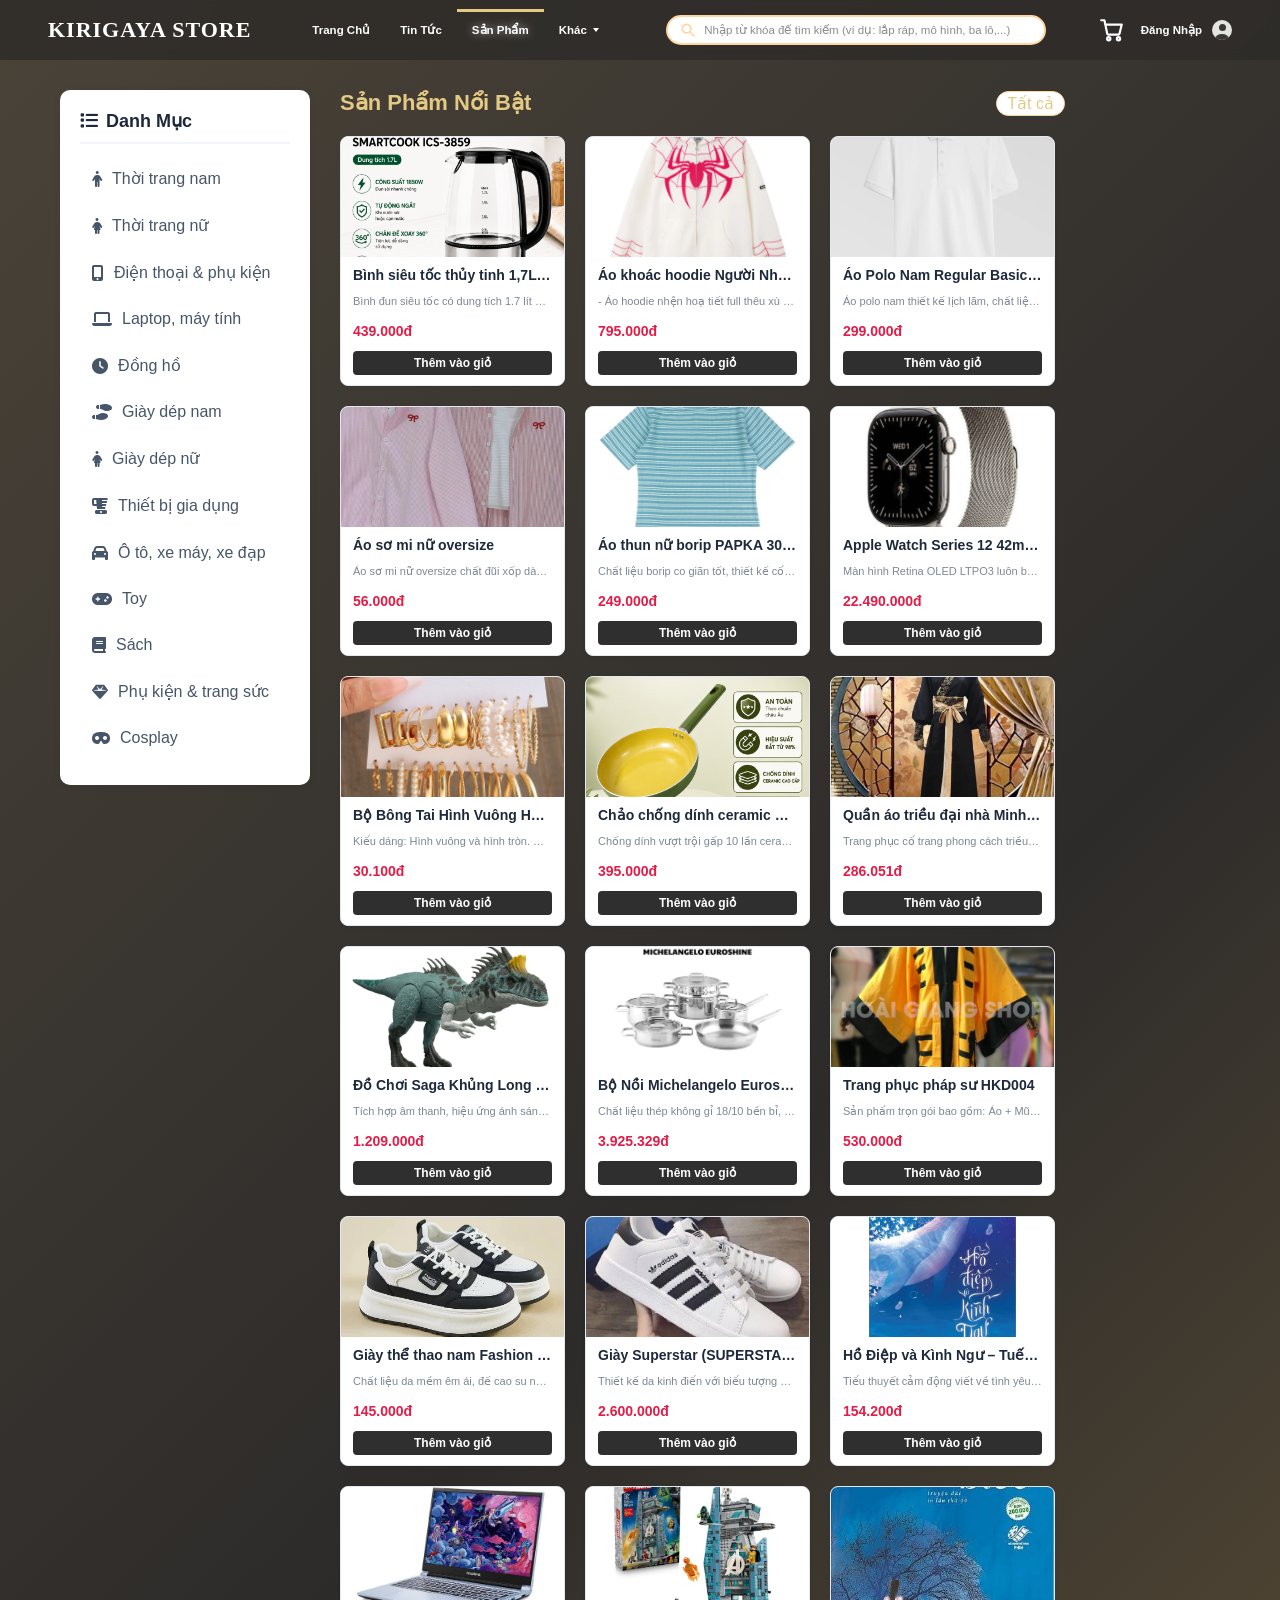
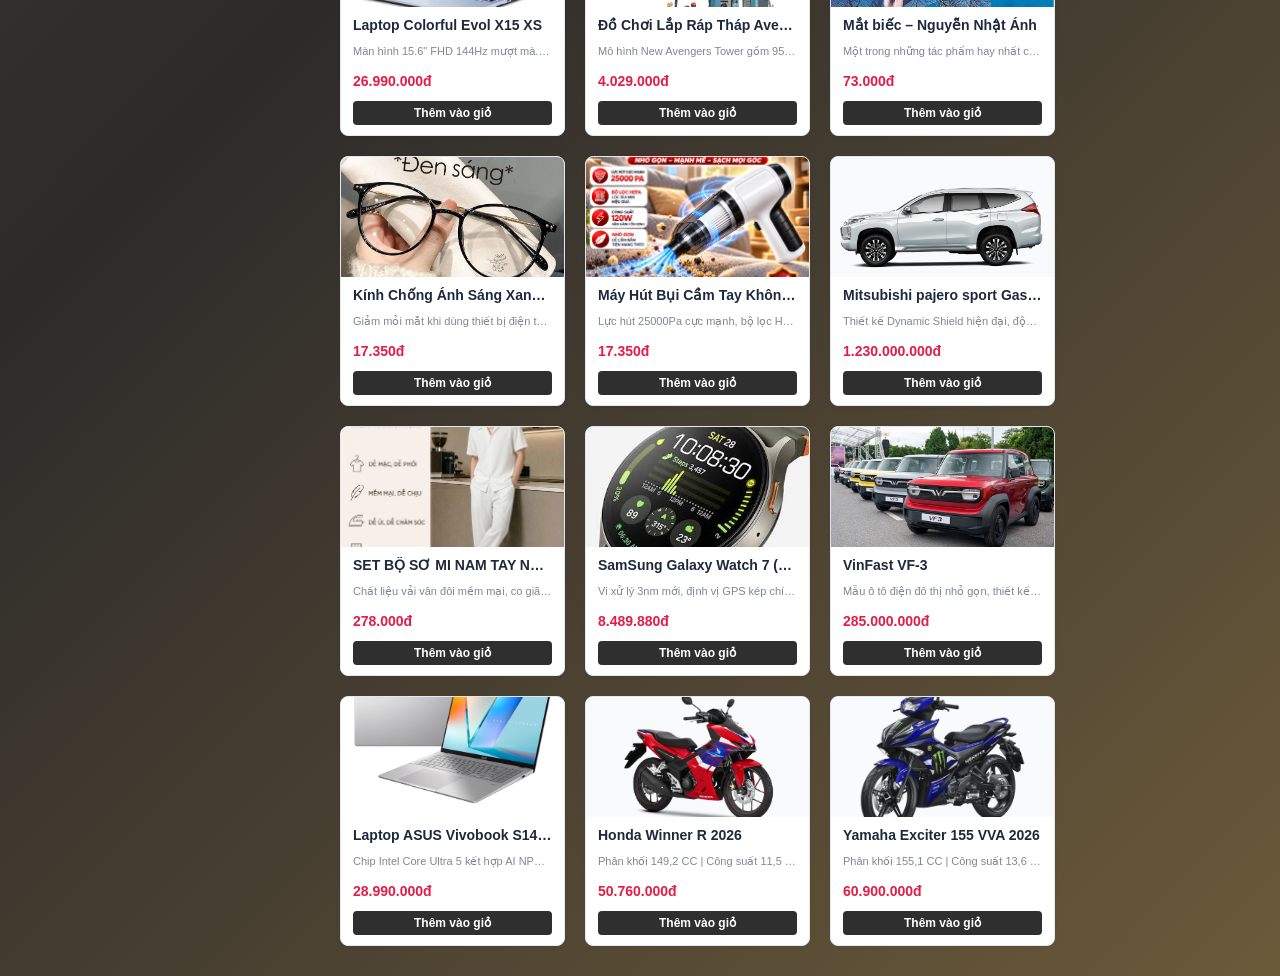
<file: pages/products.html>
<!DOCTYPE html>
<html lang="vi">
<head>
  <meta charset="UTF-8">
  <meta name="viewport" content="width=device-width, initial-scale=1.0">
  <title>Cửa Hàng</title>
  <link rel="icon" type="image/png" href="../assets/images/favicon.png">
  <link rel="stylesheet" href="../css/products.css">
  <link rel="stylesheet" href="../css/header-footer.css">
  <!-- FontAwesome icons -->
  <link rel="stylesheet" href="https://cdnjs.cloudflare.com/ajax/libs/font-awesome/6.4.0/css/all.min.css">
</head>
<body>
  <header class="header">
  <div class="header__left">
    <a class="logo" href="../index.html">KIRIGAYA STORE</a>

    <nav class="nav">
      <a href="../index.html">Trang Chủ</a>
      <a href="../pages/news.html">Tin Tức</a>
      <a class="active" href="#">Sản Phẩm</a>
      <div class="dropdown">
        <a href="#">Khác<span class="caret"></span></a>
        <ul class="submenu">
          <li><a href="../pages/donate.html">Trung Tâm Liên Hệ</a></li>
          <li><a href="../pages/login.html">Đăng Nhập</a></li>
        </ul>
      </div>
    </nav>
  </div>


<div class="header__center">
  <form class="search" role="search" onsubmit="return false">
    <svg viewBox="0 0 24 24" aria-hidden="true">
      <circle cx="10" cy="10" r="6.5"></circle>
      <line x1="15" y1="15" x2="21" y2="21"></line>
    </svg>
    <input id="search-input" autocomplete="off" type="search" placeholder="Nhập từ khóa để tìm kiếm (ví dụ: lắp ráp, mô hình, ba lô,...)" aria-label="Tìm kiếm">
  </form>

  <div class="search-suggest" id="search-suggest" hidden></div>
</div>

  <div class="header__right">
    <a class="cart" href="../pages/cart.html" aria-label="Giỏ hàng">
      <svg viewBox="0 0 24 24" aria-hidden="true">
        <circle cx="9" cy="20" r="1.5"></circle>
        <circle cx="18" cy="20" r="1.5"></circle>
        <path d="M2 3h3l2.6 12.4a1 1 0 0 0 1 .8h9.3a1 1 0 0 0 1-.8L21 7H5.6"></path>
      </svg>
      <span class="cart-badge" hidden>0</span>
    </a>
    <a class="login" href="../pages/login.html">Đăng Nhập <span class="avatar"></span></a>
  </div>
  </header>

  <!-- Bố cục chính: Item-bar bên trái & Danh sách sản phẩm bên phải[cite: 1] -->
  <div class="main-container">
    
    <!-- 2. Thanh Item-bar bên trái (Sidebar Danh mục với 13 ID mới)[cite: 1] -->
    <aside class="sidebar">
      <h3 class="sidebar-title"><i class="fa-solid fa-list"></i> Danh Mục</h3>
      <ul class="category-list">
        <li><a href="#" data-category="thoi-trang-nam"><i class="fa-solid fa-male"></i> Thời trang nam</a></li>
        <li><a href="#" data-category="thoi-trang-nu"><i class="fa-solid fa-female"></i> Thời trang nữ</a></li>
        <li><a href="#" data-category="dien-thoai-phu-kien"><i class="fa-solid fa-mobile-alt"></i> Điện thoại & phụ kiện</a></li>
        <li><a href="#" data-category="laptop-maytinh"><i class="fa-solid fa-laptop"></i> Laptop, máy tính</a></li>
        <li><a href="#" data-category="dong-ho"><i class="fa-solid fa-clock"></i> Đồng hồ</a></li>
        <li><a href="#" data-category="giay-dep-nam"><i class="fa-solid fa-shoe-prints"></i> Giày dép nam</a></li>
        <li><a href="#" data-category="giay-dep-nu"><i class="fa-solid fa-female"></i> Giày dép nữ</a></li>
        <li><a href="#" data-category="gia-dung"><i class="fa-solid fa-blender"></i> Thiết bị gia dụng</a></li>
        <li><a href="#" data-category="xe"><i class="fa-solid fa-car"></i> Ô tô, xe máy, xe đạp</a></li>
        <li><a href="#" data-category="toy"><i class="fa-solid fa-gamepad"></i> Toy</a></li>
        <li><a href="#" data-category="sach"><i class="fa-solid fa-book"></i> Sách</a></li>
        <li><a href="#" data-category="phu-kien-trang-suc"><i class="fa-solid fa-gem"></i> Phụ kiện & trang sức</a></li>
        <li><a href="#" data-category="cosplay"><i class="fa-solid fa-mask"></i> Cosplay</a></li>
      </ul>
    </aside>

    <!-- 3. Div Chứa Các Sản Phẩm đã gán ngẫu nhiên 12 ID[cite: 1] -->
    <main class="content-area" >
      <div class="content-box">
        <h2 class="section-title">Sản Phẩm Nổi Bật</h2>
        <button id="btn-show-all" class="btn-show-all" data-category="all">Tất cả</button>
      </div>
      <div class="products-grid" id="product-list"></div>
    </main>
  <script src="../js/storage.js"></script>
  <script src="../js/list.js"></script>
  <script src="../js/search.js"></script>
  </div>

</body>
</html>
</file>
<file: css/header-footer.css>
:root {
    --header-bg: rgba(46, 43, 41, 0.82);   /* nền xám nâu trong suốt */
    --text: #d8d6d3;                        /* chữ menu thường */
    --text-active: #ffffff;                 /* chữ menu đang chọn */                    /* vạch xanh trên mục "Trang Chủ" */
    --font: "Segoe UI", Tahoma, Arial, sans-serif;
    --bg-top: #171717;        /* thanh icon mạng xã hội */
    --bg-sub: #191919;        /* khối đăng ký nhận tin */
    --bg-bottom: #000;        /* phần chân trang */
    --line: #2f2f2f;          /* đường kẻ */
    --icon: #9b9b9b;          /* màu icon mạng xã hội */
    --icon-hover: #fff;
    --text: #fff;
    --text-dim: #cfcfcf;      /* chữ thông tin pháp lý */
    --link: #cfe3ff;          /* Điều Khoản, Bảo Mật */
    --accent: #e3c984;        /* link "Xem Chi Tiết" */
    --btn: #cbb892;           /* nút Theo Dõi Ngay */
    --btn-text: #5a5346;
    --input-bg: #232323;
    --input-border: #3b3b3b;
  }

  * { box-sizing: border-box; margin: 0; padding: 0; }

  body {
    font-family: var(--font);
    min-height: 100vh;
    /* nền demo giống ảnh game, bạn thay bằng ảnh của bạn */
    background: linear-gradient(135deg, #4a4338 0%, #2d2b2a 50%, #6b5a3a 100%);
  }

  .header {
    display: flex;
    align-items: center;
    justify-content: space-between;
    height: 60px;
    padding: 0 48px;
    background: var(--header-bg);
    backdrop-filter: blur(4px);
    position: relative;
    z-index: 1000;
  }
  
    .header__center {
    flex: 1;
    display: flex;
    justify-content: center;
    min-width: 0;
    padding: 0 24px;
    position: relative;
  }

  .search {
    display: flex;
    align-items: center;
    gap: 8px;
    width: 100%;
    max-width: 380px;
    height: 30px;
    padding: 0 12px;
    background: #fff;
    border: 2px solid #ffd49f;          /* viền đỏ */
    border-radius: 999px;
    transition: box-shadow .2s;
  }

  .search:focus-within {
    box-shadow: 0 0 0 1px #ffd49f;
  }

  .cart {
  position: relative;
  display: inline-flex;
  align-items: center;
  color: #fff;
}

.cart svg {
  width: 26px;
  height: 26px;
  fill: none;
  stroke: currentColor;
  stroke-width: 2;
  stroke-linecap: round;
  stroke-linejoin: round;
}

.cart-badge {
  position: absolute;
  top: -8px;
  right: -10px;
  min-width: 28px;
  height: 18px;
  padding: 0 5px;
  border-radius: 9px;
  background: #fff;
  color: #2e2b29d1;
  font-size: 11px;
  font-weight: 700;
  line-height: 18px;
  text-align: center;
}

.cart-badge[hidden] {
  display: none;
}

  .search svg {
    flex: none;
    width: 16px; height: 16px;
    stroke: #ffd49f;                    /* icon kính lúp đỏ */
    fill: none;
    stroke-width: 2.4;
    stroke-linecap: round;
  }

  .search input {
    flex: 1;
    min-width: 0;
    border: 0;
    outline: 0;
    background: transparent;
    font: 400 11.5px var(--font);
    color: #333;
  }

  .search input::placeholder { color: #8b8b8b; }

  .search-suggest {
  position: absolute;
  top: calc(100% + 6px);
  left: 0;
  right: 0;
  max-height: 380px;
  overflow-y: auto;
  background: #fff;
  color: #222;
  border-radius: 10px;
  box-shadow: 0 8px 24px rgba(0, 0, 0, 0.2);
  z-index: 1000;
}
.search-suggest[hidden] { display: none; }

.suggest-item {
  display: flex;
  align-items: center;
  gap: 12px;
  padding: 8px 12px;
  color: inherit;
  text-decoration: none;
}
.suggest-item:hover,
.suggest-item.active { background: #f2f4f3; }

.suggest-item img {
  width: 44px;
  height: 44px;
  object-fit: cover;
  border-radius: 6px;
  flex-shrink: 0;
}
.suggest-name {
  flex: 1;
  min-width: 0;
  font-size: 14px;
  display: -webkit-box;
  -webkit-line-clamp: 2;
  -webkit-box-orient: vertical;
  overflow: hidden;
}
.suggest-price { color: #ffd49f; font-weight: 600; font-size: 13px; white-space: nowrap; }
.suggest-empty { padding: 14px; color: #666; font-size: 14px; }

  .header__left,
  .header__right { display: flex; align-items: center; gap: 16px;}

  /* Icon nhỏ + logo */
  .icon-btn {
    width: 22px; height: 22px;
    border-radius: 50%;
    background: #1d1c1c;
    border: 1px solid #5a5856;
    margin-right: 14px;
  }

  .logo {
    font-family: Georgia, "Times New Roman", serif;
    font-size: 22px;
    font-weight: 700;
    letter-spacing: 1px;
    color: #fff;
    text-decoration: none;
    line-height: 1;
    margin-right: 30px;
  }

  /* Menu */
  .nav { display: flex; height: 42px; }

  .nav > a,
  .nav .dropdown > a {
    position: relative;
    display: flex;
    align-items: center;
    padding: 0 15px;
    font-size: 11.5px;
    font-weight: 600;
    color: var(--text);
    text-decoration: none;
    transition: color .2s;
  }

    .caret {
    display: inline-block;
    margin-left: 6px;
    border-left: 3px solid transparent;
    border-right: 3px solid transparent;
    border-top: 4px solid var(--text);
  }

  /* Vạch xanh phía trên: ẩn mặc định, hiện khi hover hoặc đang chọn */
  .nav > a::before,
  .nav .dropdown > a::before {
    content: "";
    position: absolute;
    top: 0; left: 0; right: 0;
    height: 3px;
    background: var(--accent);
    opacity: 0;
    transform: scaleX(0.4);
    transition: opacity .2s ease, transform .2s ease;
  }

  /* Hover và đang chọn: chữ sáng lên + hiện vạch xanh */
  .nav > a:hover,
  .nav > a.active,
  .nav .dropdown:hover > a {
    color: var(--text-active);
    text-shadow: 0 0 8px rgba(255, 255, 255, 0.55);
  }

  .nav > a:hover::before,
  .nav > a.active::before,
  .nav .dropdown:hover > a::before {
    opacity: 1;
    transform: scaleX(1);
  }

  .nav > a.active { font-weight: 700; }

  /* ===== Dropdown (sub nav) ===== */
  .dropdown {
    position: relative;
    display: flex;
  }

  .dropdown .caret { transition: transform .2s; }
  .dropdown:hover .caret {
    transform: rotate(180deg);
    border-top-color: var(--text-active);
  }

  .submenu {
    position: absolute;
    top: 100%;
    left: 0;
    min-width: 143px;
    list-style: none;
    background: rgba(46, 43, 41, 0.97);
    box-shadow: 0 6px 16px rgba(0, 0, 0, 0.35);
    /* ẩn mặc định */
    opacity: 0;
    visibility: hidden;
    transform: translateY(-6px);
    transition: opacity .2s ease, transform .2s ease, visibility .2s;
    z-index: 10;
  }

  .dropdown:hover .submenu,
  .dropdown:focus-within .submenu {
    opacity: 1;
    visibility: visible;
    transform: translateY(0);
  }

  .submenu a {
    display: block;
    padding: 14px 15px;
    font-size: 11.5px;
    font-weight: 600;
    color: var(--text-active);
    text-decoration: none;
    white-space: nowrap;
    transition: color .2s, background .2s, text-shadow .2s;
  }

  .submenu a:hover {
    color: var(--accent);
    background: rgba(255, 255, 255, 0.06);
    text-shadow: 0 0 8px rgba(111, 211, 240, 0.6);
  }

  /* Mũi tên dropdown */
  .caret {
    display: inline-block;
    margin-left: 6px;
    border-left: 3px solid transparent;
    border-right: 3px solid transparent;
    border-top: 4px solid var(--text);
  }

  /* Đăng nhập */
  .login {
    display: flex;
    align-items: center;
    gap: 10px;
    font-size: 11.5px;
    font-weight: 600;
    color: var(--text-active);
    text-decoration: none;
  }

  .avatar {
    width: 20px; height: 20px;
    border-radius: 50%;
    background: #e6e4e1;
    position: relative;
    overflow: hidden;
  }
  .avatar::before { /* đầu */
    content: "";
    position: absolute;
    left: 50%; top: 4px;
    width: 7px; height: 7px;
    margin-left: -3.5px;
    border-radius: 50%;
    background: #3b3938;
  }
  .avatar::after { /* vai */
    content: "";
    position: absolute;
    left: 50%; bottom: -4px;
    width: 14px; height: 10px;
    margin-left: -7px;
    border-radius: 50%;
    background: #3b3938;
  }


  .social {
    background: var(--bg-top);
    border-bottom: 1px solid var(--line);
  }

  .social__list {
    display: flex;
    flex-wrap: wrap;
    justify-content: center;
    gap: 14px 70px;
    list-style: none;
    padding: 9px 20px;
  }

  .social__list a {
    display: block;
    width: 26px;
    height: 26px;
    color: var(--icon);
    transition: color .2s, transform .2s;
  }

  .social__list a:hover { color: var(--icon-hover); transform: translateY(-2px); }

  .social__list svg { width: 100%; height: 100%; fill: currentColor; }
  .social__list .stroke { fill: none; stroke: currentColor; stroke-width: 2; stroke-linecap: round; }

  /* ===== 2. Đăng ký nhận tin ===== */
  .subscribe { background: var(--bg-sub); }

  .subscribe__inner {
    max-width: 1405px;
    margin: 0 auto;
    padding: 36px 20px 52px;
    display: flex;
    justify-content: space-between;
    gap: 40px;
    color: #fff
  }

  .subscribe__info h2 {
    font-size: 22px;
    font-weight: 700;
    margin-top: 6px;
    margin-bottom: 14px;
  }

  .subscribe__info p {
    max-width: 500px;
    font-size: 12.5px;
    line-height: 19px;
  }

  .subscribe__form { width: 540px; max-width: 100%; }

  .subscribe__row { display: flex; gap: 27px; }

  .subscribe__row input[type="email"] {
    flex: 1;
    min-width: 0;
    height: 43px;
    padding: 0 11px;
    background: var(--input-bg);
    border: 1px solid var(--input-border);
    border-radius: 8px;
    color: var(--text);
    font: 400 14px var(--font);
    outline: 0;
    transition: border-color .2s;
  }

  .subscribe__row input::placeholder { color: #FFF; }
  .subscribe__row input:focus { border-color: var(--btn); }

  .subscribe__row button {
    width: 162px;
    height: 43px;
    background: var(--btn);
    color: var(--btn-text);
    border: 0;
    border-radius: 8px;
    font: 400 14px var(--font);
    cursor: pointer;
    transition: filter .2s;
  }

  .subscribe__row button:hover { filter: brightness(1.1); }

  .consent {
    display: flex;
    align-items: flex-start;
    gap: 6px;
    margin-top: 18px;
    font-size: 10.5px;
    line-height: 16px;
    cursor: pointer;
  }

  .consent input {
    flex: none;
    width: 11px; height: 11px;
    margin-top: 3px;
    accent-color: var(--btn);
  }

  .consent a { color: var(--accent); }

  /* ===== 3. Chân trang ===== */
  .footer {
    position: relative;
    background: var(--bg-bottom);
    padding: 38px 20px 28px;
    text-align: center;
  }

  .footer__logo {
    display: inline-block;
    color: #fff;
    line-height: 1;
  }

  .footer__logo b {
    display: block;
    font: 700 26px Georgia, "Times New Roman", serif;
    letter-spacing: 1px;
  }

  .footer__logo small {
    display: block;
    font: 700 7.5px Georgia, serif;
    letter-spacing: 3px;
    margin-top: 2px;
  }

  .footer__links {
    display: flex;
    justify-content: center;
    gap: 18px;
    margin-top: 30px;
    font-size: 11.5px;
  }

  .footer__links a { color: var(--link); transition: color .2s; }
  .footer__links a:hover { color: #fff; }

  /* Logo Funtap + huy hiệu 18+ */
  .badges {
    display: flex;
    justify-content: center;
    align-items: center;
    gap: 18px;
    margin: 18px 0 20px;
  }

  .funtap { display: flex; align-items: center; gap: 4px; }
  .funtap svg { width: 40px; height: 40px; }
  .funtap__text { text-align: left; line-height: 1; font-family: Georgia, "Times New Roman", serif; }
  .funtap__text b { display: block; font-size: 24px; font-weight: 400; color: #e8461e; }
  .funtap__text span { display: block; font-size: 15px; color: #8a8a8a; margin-top: -1px; }

  .age {
    width: 40px;
    height: 56px;
    background: #fff;
    border: 1px solid #000;
    outline: 1px solid #fff;
    color: #000;
    text-align: center;
    overflow: hidden;
  }
  .age i {
    display: block;
    height: 9px;
    margin: 2px 2px 0;
    background: repeating-linear-gradient(90deg, #000 0 1px, #fff 1px 2px, #000 2px 4px, #fff 4px 5px);
  }
  .age b { display: block; font: 700 17px Arial, sans-serif; margin-top: 5px; line-height: 1.1; }
  .age small { display: block; font: 700 4.5px Arial, sans-serif; margin: 4px 2px 0; padding: 1px 0; background: #000; color: #fff; }

  .footer__info p {
    font-size: 11px;
    line-height: 14px;
    color: var(--text-dim);
    margin-bottom: 19px;
  }

  /* Nút chọn ngôn ngữ */
  .lang {
    position: absolute;
    right: 50px;
    top: 36px;
    display: grid;
    place-items: center;
    width: 50px;
    height: 50px;
    border-radius: 50%;
    background: #0d0d0d;
    border: 1px solid #2a2a2a;
    color: #9b9b9b;
    cursor: pointer;
    transition: color .2s, border-color .2s;
  }
  .lang:hover { color: #fff; border-color: #555; }
  .lang svg { width: 22px; height: 22px; fill: currentColor; }

  @media (max-width: 768px) {

  /* ===== Header ===== */
  .header {
    flex-wrap: wrap;
    height: auto;
    padding: 10px 16px;
    row-gap: 10px;
  }

  .header__left {
    flex-wrap: wrap;
    gap: 8px;
    flex: 1;
    min-width: 0;
  }

  .logo { margin-right: 12px; font-size: 20px; }
  .icon-btn { margin-right: 8px; }

  /* Menu xuống hàng riêng, cuộn ngang được */
  .nav {
    order: 3;
    width: 100%;
    height: 40px;
    flex-wrap: wrap;
  }
  .nav > a,
  .nav .dropdown > a { padding: 0 10px; font-size: 12px; }

  .header__right { gap: 12px; }

  /* Ô tìm kiếm xuống hàng riêng, full width */
  .header__center {
    order: 4;
    flex: none;
    width: 100%;
    padding: 0;
  }
  .search { max-width: 100%; height: 34px; }
  .search input { font-size: 13px; }

  /* ===== Social ===== */
  .social__list { gap: 12px 32px; padding: 10px 16px; }

  /* ===== Subscribe ===== */
  .subscribe__inner {
    flex-direction: column;
    gap: 24px;
    padding: 28px 16px 36px;
  }
  .subscribe__info h2 { font-size: 19px; }
  .subscribe__info p { max-width: 100%; }
  .subscribe__form { width: 100%; }
  .subscribe__row { flex-direction: column; gap: 12px; }
  .subscribe__row button { width: 100%; }

  /* ===== Footer ===== */
  .footer { padding: 28px 16px 24px; }
  .footer__links {
    flex-wrap: wrap;
    gap: 8px 16px;
    margin-top: 22px;
  }
  .badges { flex-wrap: wrap; gap: 14px; }

  /* Nút ngôn ngữ: đưa xuống dưới, không đè lên logo */
  .lang {
    position: static;
    margin: 16px auto 0;
    width: 44px;
    height: 44px;
  }

  /* Dropdown trên màn cảm ứng: hiện khi focus */
  .submenu { min-width: 130px; }
}

@media (max-width: 480px) {

  /* ===== Header ===== */
  .header {
    padding: 8px 12px;
    row-gap: 8px;
  }

  .logo { font-size: 18px; margin-right: 8px; }
  .icon-btn { width: 20px; height: 20px; margin-right: 6px; }

  /* Menu: xuống dòng gọn, căn giữa */
  .nav {
    height: auto;
    justify-content: center;
    row-gap: 2px;
  }
  .nav > a,
  .nav .dropdown > a {
    height: 36px;
    padding: 0 8px;
    font-size: 11.5px;
  }

  /* Submenu: bám theo mép trái màn hình, không tràn ra ngoài */
  .submenu {
    min-width: 120px;
    max-width: calc(100vw - 24px);
  }
  .submenu a { padding: 12px 14px; font-size: 12px; }

  /* Header phải: đăng nhập + giỏ hàng gọn lại */
  .header__right { gap: 10px; }
  .login { font-size: 11px; gap: 6px; }
  .cart svg { width: 22px; height: 22px; }
  .cart-badge { min-width: 22px; right: -8px; }

  /* Tìm kiếm: chữ >= 16px để iOS không tự zoom khi bấm vào */
  .search { height: 36px; }
  .search input { font-size: 16px; }
  .search-suggest { max-height: 60vh; }
  .suggest-item { padding: 8px 10px; gap: 10px; }
  .suggest-item img { width: 40px; height: 40px; }
  .suggest-name { font-size: 13px; }

  /* ===== Social ===== */
  .social__list { gap: 14px 22px; padding: 10px 12px; }
  .social__list a { width: 24px; height: 24px; }

  /* ===== Subscribe ===== */
  .subscribe__inner { padding: 24px 12px 30px; gap: 20px; }
  .subscribe__info h2 { font-size: 17px; margin-bottom: 10px; }
  .subscribe__info p { font-size: 12px; line-height: 18px; }
  .subscribe__row input[type="email"] {
    height: 44px;
    font-size: 16px;            /* tránh iOS zoom */
  }
  .subscribe__row button { height: 44px; }
  .consent { font-size: 11px; }
  .consent input { width: 14px; height: 14px; margin-top: 2px; }

  /* ===== Footer ===== */
  .footer { padding: 24px 12px 20px; }
  .footer__logo b { font-size: 22px; }
  .footer__links { gap: 6px 14px; font-size: 11px; }
  .badges { margin: 16px 0; }
  .funtap svg { width: 34px; height: 34px; }
  .funtap__text b { font-size: 20px; }
  .funtap__text span { font-size: 13px; }
  .footer__info p { font-size: 10.5px; line-height: 15px; margin-bottom: 14px; }
}
</file>
<file: css/login.css>
:root{--cam:#cbb892;--cam2:#e3c984;--dam:#5a5346;--nhat:#ffe0d6;--bong:0 15px 40px rgba(0,0,0,.25)}
 
body{background:linear-gradient(135deg,var(--dam),#ff7a00 60%,#ffa133);min-height:100vh;display:flex;flex-direction:column}
 
.brand-icon,.intro li i,.social1,.modal{display:flex;align-items:center;justify-content:center}
.main,.intro,.form,.faq{display:flex;flex-direction:column}
 
.top{padding:16px 30px;background:rgba(255,255,255,.15);border-bottom:1px solid rgba(255,255,255,.3)}
.brand{display:inline-flex;align-items:center;gap:12px;text-decoration:none;color:#fff}
.brand-text{font-size:24px;font-weight:bold;letter-spacing:1px}
.brand-icon{width:42px;height:42px;border-radius:50%;background:#fff;color:var(--dam);font-size:20px;overflow:hidden;box-shadow:0 3px 8px rgba(0,0,0,.2)}
.brand-icon img{width:100%;height:100%;object-fit:cover}
 
.main{flex:1;align-items:center;justify-content:center;padding:30px 20px}
 
.wrap{width:100%;max-width:860px;display:flex;background:#fff;border-radius:16px;overflow:hidden;box-shadow:var(--bong)}
.wrap.wide{max-width:900px;display:block;background:none;box-shadow:none;overflow:visible;text-align:center}
 
.intro{flex:1;padding:40px 30px;color:#fff;background:linear-gradient(160deg,var(--cam),var(--cam2));justify-content:center;gap:16px;text-align:left}
.intro h2{font-size:24px;line-height:1.3}
.intro p,.intro li{font-size:14px}
.intro p{opacity:.9}
.intro ul{list-style:none;margin-top:10px}
.intro li{padding:8px 0;display:flex;align-items:center;gap:10px}
.intro li i{width:32px;height:32px;border-radius:50%;background:rgba(255,255,255,.25)}
 
.box{flex:1;padding:35px 30px}
 
.tabs{display:flex;margin-bottom:25px;border-bottom:2px solid #eee}
.tab{flex:1;padding:12px;border:0;background:none;cursor:pointer;font-size:16px;color:#888;border-bottom:3px solid transparent;margin-bottom:-2px;transition:.3s}
.tab:hover{color:var(--cam)}
.tab.active{color:var(--cam);border-bottom-color:var(--cam);font-weight:bold}
 
.form{display:none;gap:14px}
.form.active{display:flex;animation:fade .3s}
@keyframes fade{from{opacity:0;transform:translateY(8px)}to{opacity:1;transform:none}}
 
.field{position:relative;display:flex;align-items:center}
.field > i{position:absolute;left:14px;color:var(--cam2);font-size:14px}
.field .eye{left:auto;right:14px;color:#bbb;cursor:pointer}
.field .eye:hover{color:var(--cam)}
 
.form input{width:100%;padding:13px 40px;border:1px solid #ddd;border-radius:8px;font-size:14px;outline:none;transition:.2s;background:#fafafa}
.form input:focus{border-color:var(--cam);background:#fff;box-shadow:0 0 0 3px rgba(255,87,34,.15)}
 
.form button[type=submit]{padding:13px;border:0;border-radius:8px;background:var(--cam2);color:#5a5346;font-size:16px;font-weight:bold;cursor:pointer;transition:.2s}
.form button[type=submit]:hover{transform:translateY(-2px); filter: brightness(1.1);}
 
.form p{font-size:13px;color:#666;text-align:center}
.form p a{color:var(--cam);text-decoration:none;font-weight:bold}
.form p a:hover{text-decoration:underline}
 
.divider{display:flex;align-items:center;gap:10px;color:#aaa;font-size:12px;margin:5px 0}
.divider::before,.divider::after{content:"";flex:1;height:1px;background:#eee}
 
.socials{display:flex;justify-content:center;gap:14px}
.social1{--c:#000;width:46px;height:46px;border-radius:50%;border:1px solid #ddd;background:#fff;color:var(--c);cursor:pointer;font-size:17px;font-weight:bold;transition:.25s}
.social1 i{font-style:normal}
.social1:hover{background:var(--c);color:#fff;border-color:var(--c);transform:translateY(-3px);box-shadow:0 6px 14px rgba(0,0,0,.15)}
.fb{--c:#1877f2}
.phone{--c:#34a853}
.gmail{--c:#ea4335}
 
.links{display:flex;gap:12px;margin-top:22px}
.contact,.help,.back{display:inline-block;text-decoration:none;font-size:14px;padding:10px 25px;border:1px solid rgba(255,255,255,.7);border-radius:25px;cursor:pointer;transition:.2s}
.contact{color:#fff;background:none}
.contact:hover{background:rgba(255,255,255,.25)}
.help,.back{background:#fff;color:var(--dam);font-weight:bold;border-color:#fff}
.help:hover,.back:hover{background:var(--cam2);transform:translateY(-2px)}
 
.modal{position:fixed;inset:0;background:rgba(0,0,0,.55);display:none;padding:20px;z-index:100}
.modal.show{display:flex;animation:fade .3s}
.modal-box{position:relative;width:100%;max-width:460px;max-height:90vh;overflow-y:auto;background:#fff;border-radius:16px;padding:28px 25px;border-top:6px solid var(--cam);box-shadow:var(--bong)}
.modal-box h3{color:var(--dam);font-size:20px;margin-bottom:6px}
.modal-sub{color:#888;font-size:13px;margin-bottom:18px}
.close{position:absolute;top:12px;right:18px;font-size:28px;color:#999;cursor:pointer;transition:.2s}
.close:hover{color:var(--dam)}
 
.faq{gap:10px}
.q{border:1px solid #ffd7c7;border-radius:10px;overflow:hidden}
.q-title{padding:12px 14px;font-size:14px;font-weight:bold;color:#444;background:#fff5f0;cursor:pointer;display:flex;justify-content:space-between;align-items:center;gap:10px}
.q-title:hover{background:#ffe9df}
.q-title i{color:var(--cam);font-size:12px;transition:.3s}
.q.open .q-title i{transform:rotate(180deg)}
.q-text{display:none;padding:12px 14px;font-size:13px;color:#666;line-height:1.5}
.q.open .q-text{display:block}
 
.help-info{margin-top:18px;padding-top:14px;border-top:1px dashed #ffb199}
.help-info p{font-size:13px;color:#555;padding:4px 0}
.help-info i{color:var(--cam);width:20px}
 
.donate-title{color:#fff;font-size:30px;margin-bottom:8px}
.donate-sub{color:rgba(255,255,255,.9);font-size:15px;margin-bottom:30px}
.thanks{color:#fff;font-size:15px;margin-bottom:20px}
 
.grid{display:grid;grid-template-columns:repeat(5,1fr);gap:16px;margin-bottom:25px}
.card{background:#fff;border-radius:16px;padding:18px 10px;display:flex;flex-direction:column;align-items:center;gap:10px;box-shadow:0 8px 20px rgba(0,0,0,.15);transition:.25s;cursor:pointer;border-top:5px solid var(--cam)}
.card:hover{transform:translateY(-8px);box-shadow:0 16px 30px rgba(0,0,0,.3)}
.name{font-size:14px;font-weight:bold;color:#333}
.qr{width:90px;height:90px;border-radius:8px;background:#fff3e0;padding:5px;object-fit:cover}
.scan{font-size:11px;color:#999}
 
.footer{background:#3e1f14;color:#f5d9cc;padding:35px 30px 15px;border-top:4px solid var(--cam)}
.foot-grid,.copy{max-width:900px;margin:0 auto}
.foot-grid{display:grid;grid-template-columns:repeat(3,1fr);gap:30px}
.foot-col h4{color:var(--cam2);font-size:16px;margin-bottom:14px;padding-bottom:8px;border-bottom:2px solid var(--cam);display:inline-block}
.foot-col p,.foot-col li,.foot-col a{display:block;font-size:14px;padding:5px 0;color:#f5d9cc;text-decoration:none;list-style:none}
.foot-col i{color:var(--cam2);width:22px}
.foot-col a{transition:.2s}
.foot-col a:hover{color:#fff;transform:translateX(5px)}
.copy{margin-top:25px;padding-top:15px;border-top:1px solid rgba(255,255,255,.15);text-align:center;font-size:12px;color:#c9a595}
</file>
<file: css/news-detail.css>
:root {
            --mau-neon-4: #ffcc00;
            --mau-nen-trang: #f3f3f3;
            --mau-chu-chinh: #333;
            --chieu-rong-toi-da: 1200px;
            --khoang-cach: 30px;
        }

        * {
            margin: 0;
            padding: 0;
            box-sizing: border-box;
            font-family: Arial, sans-serif;
        }

        body {
            background-image: url("img/background.jpg");
            background-size: cover;
            background-position: center;
            background-attachment: fixed;
            background-repeat: no-repeat;
            color: var(--mau-chu-chinh);
            min-height: 100vh;
        }

        header {
            background-color: #000;
            height: 80px;
            width: 100%;
        }

        footer {
            background-color: #000;
            height: 80px;
            width: 100%;
            margin-top: 40px;
        }

        #news-detail-view[hidden] {
        display: none !important;
        }


        .breadcrumb-wrap {
            max-width: 1200px;
            margin: 0 auto;
            padding: 20px 15px 0;
            display: flex;
            justify-content: space-between;
            align-items: center;
            flex-wrap: wrap;
            gap: 10px;
        }

        .breadcrumb {
            font-size: 13px;
            color: #333;
        }

        .breadcrumb a,
        .quay-lai {
            color: #333;
            text-decoration: none;
        }

        .breadcrumb a:hover,
        .quay-lai:hover {
            color: #ee4d2d;
        }

        .breadcrumb span {
            margin: 0 6px;
        }

        .quay-lai {
            font-size: 13px;
            font-weight: bold;
        }

        /* ===== BREADCRUMB ===== */
        .breadcrumb-wrap {
            max-width: var(--chieu-rong-toi-da);
            margin: 0 auto;
            padding: 20px 15px 0;
            display: flex;
            justify-content: space-between;
            align-items: center;
            flex-wrap: wrap;
            gap: 10px;
        }

        .breadcrumb {
            font-size: 13px;
            color: #fff;
            text-shadow: 0 1px 3px rgba(0,0,0,0.8);
        }

        .breadcrumb a {
            color: #fff;
            text-decoration: none;
            opacity: 0.85;
        }

        .breadcrumb a:hover {
            opacity: 1;
            text-decoration: underline;
        }

        .breadcrumb span {
            margin: 0 6px;
            opacity: 0.6;
        }

        .quay-lai {
            font-size: 13px;
            color: #fff;
            text-decoration: none;
            font-weight: bold;
            text-shadow: 0 1px 3px rgba(0,0,0,0.8);
        }

        .quay-lai:hover {
            color: var(--mau-neon-4);
        }

        /* ===== LAYOUT 2 CỘT ===== */
        .container {
            max-width: var(--chieu-rong-toi-da);
            margin: 0 auto;
            padding: 20px 15px 40px;
            display: grid;
            grid-template-columns: 1fr 320px;
            gap: var(--khoang-cach);
            align-items: start;
        }

        /* ===== BÀI VIẾT CHÍNH ===== */
        .bai-viet {
            background-color: #fff;
            border-radius: 8px;
            padding: 35px 40px;
            box-shadow: 0 4px 20px rgba(0,0,0,0.15);
        }

        .bai-viet-tieu-de {
            font-size: 26px;
            font-weight: bold;
            line-height: 1.35;
            color: #222;
            margin-bottom: 15px;
        }

        .bai-viet-meta {
            font-size: 13px;
            color: #999;
            font-style: italic;
            margin-bottom: 25px;
            padding-bottom: 15px;
            border-bottom: 1px solid #eee;
        }

        .bai-viet-anh {
            width: 100%;
            border-radius: 6px;
            margin-bottom: 10px;
            display: block;
        }

        .bai-viet-chu-thich {
            font-size: 13px;
            color: #666;
            font-style: italic;
            margin-bottom: 25px;
            line-height: 1.5;
        }

        .bai-viet-noi-dung p {
            font-size: 15px;
            line-height: 1.75;
            color: #333;
            margin-bottom: 18px;
            text-align: justify;
        }

        .bai-viet-noi-dung h3 {
            font-size: 18px;
            font-weight: bold;
            color: #222;
            margin: 28px 0 14px;
        }

        .bai-viet-noi-dung ul {
            margin: 0 0 18px 22px;
        }

        .bai-viet-noi-dung ul li {
            font-size: 15px;
            line-height: 1.75;
            margin-bottom: 8px;
        }

        .bai-viet-noi-dung strong {
            color: #000;
        }

        /* Video nhúng */
        .video-wrap {
            position: relative;
            width: 100%;
            padding-bottom: 56.25%;
            margin: 25px 0;
            border-radius: 6px;
            overflow: hidden;
            background-color: #000;
        }

        .video-wrap iframe,
        .video-wrap img {
            position: absolute;
            inset: 0;
            width: 100%;
            height: 100%;
            border: 0;
            object-fit: cover;
        }

        /* ===== SIDEBAR ===== */
        .sidebar {
            background-color: #fff;
            border-radius: 8px;
            padding: 20px;
            box-shadow: 0 4px 20px rgba(0,0,0,0.15);
            position: sticky;
            top: 20px;
        }

        .sidebar-tieu-de {
            font-size: 15px;
            font-weight: bold;
            color: #222;
            padding-bottom: 12px;
            margin-bottom: 15px;
            border-bottom: 2px solid #000;
            display: inline-block;
        }

        .sidebar-list {
            display: flex;
            flex-direction: column;
            gap: 15px;
        }

        .sidebar-item {
            display: flex;
            gap: 12px;
            text-decoration: none;
            color: inherit;
            padding-bottom: 15px;
            border-bottom: 1px solid #eee;
            transition: opacity 0.2s ease;
        }

        .sidebar-item:last-child {
            border-bottom: none;
            padding-bottom: 0;
        }

        .sidebar-item:hover {
            opacity: 0.75;
        }

        .sidebar-item-img {
            width: 90px;
            height: 65px;
            object-fit: cover;
            border-radius: 4px;
            flex-shrink: 0;
            background-color: #ddd;
        }

        .sidebar-item-content {
            flex: 1;
            display: flex;
            flex-direction: column;
        }

        .sidebar-item-title {
            font-size: 13px;
            font-weight: bold;
            line-height: 1.4;
            color: #222;
            margin-bottom: 6px;
            display: -webkit-box;
            -webkit-line-clamp: 3;
            -webkit-box-orient: vertical;
            overflow: hidden;
        }

        .sidebar-item-date {
            font-size: 11px;
            color: #999;
            margin-top: auto;
        }

        /* ===== RESPONSIVE ===== */
        @media (max-width: 900px) {
            .container {
                grid-template-columns: 1fr;
            }
            .sidebar {
                position: static;
            }
            .bai-viet {
                padding: 25px 20px;
            }
            .bai-viet-tieu-de {
                font-size: 21px;
            }
        }
</file>
<file: css/products-informations.css>
/* =========================
   RESET & GLOBAL
========================= */
* {
    margin: 0;
    padding: 0;
    box-sizing: border-box;
}

:root {
    --primary: #cbb892;
    --primary-dark: #cbb892;
    --primary-light: #fff3e8;
    --text: #222222;
    --text-light: #777777;
    --border: #eeeeee;
    --background: #f8f9fb;
    --white: #e3c984;
}

body {
    font-family: Arial, Helvetica, sans-serif;
    background: var(--background);
    color: var(--text);
    line-height: 1.6;
}

a {
    text-decoration: none;
    color: inherit;
}

button {
    font: inherit;
}
/* =========================
   PRODUCT DETAIL
========================= */
.main-container {
    max-width: 1200px;
    margin: 0 auto;
    padding: 0 24px 70px;
}

h1 {
    color: #fff;
    opacity:.9
}

p {
    color: #fff;
    opacity:.9
}

.product-detail {
    display: grid;
    grid-template-columns: minmax(0, 1fr) minmax(0, 1fr);
    gap: 48px;
    padding: 36px;
    background: var(--white);
    border: 1px solid var(--border);
    border-radius: 20px;
    box-shadow: 0 8px 35px rgba(0, 0, 0, 0.04);
}

/* Ảnh sản phẩm */
.detail-img {
    min-width: 0;
    min-height: 420px;
    overflow: hidden;
    display: flex;
    align-items: center;
    justify-content: center;
    padding: 24px;
}


.detail-img img {
    display: block;
    width: 100%;
    max-width: 480px;
    height: 420px;
    object-fit: contain;

    transition: transform 0.4s ease;
}

.detail-img:hover img {
    transform: scale(1.05);
} 

/* Thông tin sản phẩm */
/* .detail-info {
    min-width: 0;
    display: flex;
    flex-direction: column;
    align-items: flex-start;
    padding: 12px 0;
}

.ten-sp {
    font-size: clamp(24px, 3vw, 34px);
    font-weight: 800;
    line-height: 1.35;
    margin-bottom: 18px;
    overflow-wrap: anywhere;
}

.gia-sp {
    font-size: 30px;
    font-weight: 800;
    color: var(--primary-dark);
    margin-bottom: 22px;
}

.mo-ta {
    font-size: 15px;
    color: #666666;
    line-height: 1.9;
    white-space: pre-line;
    overflow-wrap: anywhere;
    margin-bottom: 28px;
}

/* Thông tin giao hàng */
.product-benefits {
    width: 100%;
    padding: 18px;
    margin-bottom: 28px;

    background: #fffaf5;
    border: 1px solid #ffead8;
    border-radius: 12px;
}

.benefit-item {
    display: flex;
    align-items: center;
    gap: 10px;
    margin-bottom: 10px;
    font-size: 14px;
    color: #555555;
}

.benefit-item:last-child {
    margin-bottom: 0;
}

.benefit-icon {
    font-size: 18px;
} */


/* =========================
   LOADING / NOT FOUND
========================= */
.loading,
.product-error {
    grid-column: 1 / -1;
    padding: 60px 20px;
    text-align: center;
    color: var(--text-light);
}

.product-error a {
    color: var(--primary-dark);
    font-weight: 700;
}

.product-error a:hover {
    text-decoration: underline;
}

.product-detail {
  display: grid;
  grid-template-columns: minmax(0, 0.9fr) minmax(0, 1.1fr);
  gap: 32px;
  max-width: 1200px;
  margin: 32px auto;
  padding: 28px;
  background: var(--white);
  border-radius: 12px;
  box-shadow: 0 3px 16px rgba(0, 0, 0, 0.06);
}

.detail-img img {
  display: block;
  width: 100%;
  max-height: 500px;
  object-fit: contain;
}

.detail-info {
  min-width: 0;
}

.ten-sp {
  font-size: 25px;
  line-height: 1.5;
  margin: 0 0 18px;
}

.gia-sp {
  background: #fff5f1;
  color: #ee4d2d;
  font-size: 30px;
  font-weight: 700;
  padding: 16px;
  margin: 0 0 20px;
}

.detail-row {
  display: grid;
  grid-template-columns: 110px minmax(0, 1fr);
  align-items: start;
  gap: 12px;
  margin: 22px 0;
}

.detail-label {
  color: #fff;
  padding-top: 8px;
  opacity:.9;
}

.sub-text {
  color: #777;
  font-size: 13px;
  margin-top: 8px;
}

.variant-options {
  display: flex;
  flex-wrap: wrap;
  gap: 10px;
}

.variant-btn {
  background: #fff;
  border: 1px solid #e3c984;
  padding: 9px 16px;
  border-radius: 5px;
  cursor: pointer;
}

.variant-btn:hover,
.variant-btn.active {
  color: #5a5346;
  filter: brightness(1.1);
}

.quantity-control {
  display: flex;
  align-items: center;
}

.quantity-control button,
.quantity-control input {
  height: 36px;
  border: 1px solid #e3c984;
  background: #fff;
  text-align: center;
}

.quantity-control button {
  width: 38px;
  cursor: pointer;
  font-size: 18px;
}

.quantity-control input {
  width: 55px;
  border-left: 0;
  border-right: 0;
  appearance: textfield;
  -moz-appearance: textfield;
}

.quantity-control input::-webkit-inner-spin-button,
.quantity-control input::-webkit-outer-spin-button {
  -webkit-appearance: none;
  margin: 0;
}

.detail-total {
  display: flex;
  justify-content: space-between;
  align-items: center;
  border-top: 1px solid #eee;
  padding-top: 20px;
  margin-top: 24px;
  gap: 12px;
}

.detail-total strong {
  color: #5a5346;
  font-size: 24px;
}

.detail-actions {
  margin-top: 22px;
}

.btn-add {
  border: 1px solid #e3c984;
  background: #fff;
  color: #5a5346;
  padding: 14px 22px;
  border-radius: 5px ;
  font-size: 16px;
  cursor: pointer;
}

.btn-add:hover {
  filter: brightness(1.1);;
  color:#e3c984;
}

.product-description {
  border-top: 1px solid #eee;
  margin-top: 28px;
  padding-top: 18px;
  line-height: 1.7;
}

@media (max-width: 768px) {
  .product-detail {
    grid-template-columns: 1fr;
    padding: 16px;
    margin: 16px auto;
    gap: 22px;
  }

  .ten-sp {
    font-size: 21px;
  }

  .gia-sp {
    font-size: 25px;
  }

  .detail-row {
    grid-template-columns: 90px minmax(0, 1fr);
  }

  .btn-add {
    width: 100%;
  }
}

/* =========================
   RESPONSIVE TABLET
========================= */
@media (max-width: 900px) {
    .header-container {
        flex-wrap: wrap;
        gap: 16px;
        padding-top: 14px;
        padding-bottom: 14px;
    }

    .navbar {
        order: 3;
        width: 100%;
        justify-content: center;
        flex-wrap: wrap;
        gap: 20px;
    }

    .product-detail {
        gap: 28px;
        padding: 24px;
    }

    .detail-img {
        min-height: 320px;
    }

    .detail-img img {
        height: 320px;
    }
}

/* =========================
   RESPONSIVE MOBILE
========================= */
@media (max-width: 600px) {
    .header-container {
        padding: 12px 16px;
        gap: 12px;
    }

    .logo {
        font-size: 17px;
        gap: 7px;
    }

    .logo-icon {
        width: 34px;
        height: 34px;
        font-size: 19px;
    }

    .cart-link {
        padding: 9px 11px;
        font-size: 12px;
    }

    .navbar {
        justify-content: flex-start;
        gap: 18px;
        overflow-x: auto;
        flex-wrap: nowrap;
        padding: 4px 0;
    }

    .navbar a {
        font-size: 13px;
        white-space: nowrap;
    }

    .breadcrumb {
        padding: 18px 16px;
        gap: 8px;
        font-size: 12px;
    }

    .main-container {
        padding: 0 16px 40px;
    }

    .product-detail {
        grid-template-columns: minmax(0, 1fr);
        gap: 22px;
        padding: 16px;
        border-radius: 14px;
    }

    .detail-img {
        min-height: 260px;
        padding: 12px;
        border-radius: 12px;
    }

    .detail-img img {
        height: 260px;
    }

    .detail-info {
        padding: 0;
    }

    .ten-sp {
        font-size: 25px;
        margin-bottom: 12px;
    }

    .gia-sp {
        font-size: 27px;
        margin-bottom: 16px;
    }

    .mo-ta {
        font-size: 14px;
        margin-bottom: 20px;
    }

    .btn-add {
        min-height: 50px;
        font-size: 15px;
    }
}
</file>
<file: css/products.css>
/* --- RESET BASIC STYLE --- */
body {
  background-color: #f4f6f9;
  color: #333;
}

/* --- 1. NAVBAR STYLE --- */
.navbar {
  display: flex;
  justify-content: space-between;
  align-items: center;
  background-color: #1e293b;
  padding: 15px 40px;
  box-shadow: 0 4px 6px rgba(0, 0, 0, 0.1);
  position: sticky;
  top: 0;
  z-index: 100;
}

.logo a {
  font-size: 24px;
  font-weight: 700;
  color: #ffffff;
  text-decoration: none;
}

.logo a b {
  color: #38bdf8;
}

.nav-links {
  display: flex;
  gap: 20px;
}

.nav-links a {
  color: #cbd5e1;
  text-decoration: none;
  font-weight: 500;
  padding: 8px 14px;
  border-radius: 6px;
  transition: all 0.3s ease;
  display: flex;
  align-items: center;
  gap: 8px;
}

.nav-links a:hover,
.nav-links a.active {
  background-color: #38bdf8;
  color: #0f172a;
}

/* --- MAIN CONTAINER --- */
.main-container {
  display: flex;
  max-width: 1200px;
  margin: 30px auto;
  padding: 0 20px;
  gap: 30px;
}

/* --- 2. SIDEBAR STYLE --- */
.sidebar {
  width: 250px;
  background-color: #ffffff;
  border-radius: 10px;
  padding: 20px;
  box-shadow: 0 2px 8px rgba(0, 0, 0, 0.06);
  flex-shrink: 0;
  align-self: flex-start;
}

.sidebar-title {
  font-size: 18px;
  margin-bottom: 15px;
  color: #1e293b;
  border-bottom: 2px solid #f1f5f9;
  padding-bottom: 10px;
  display: flex;
  align-items: center;
  gap: 8px;
}

.category-list {
  list-style: none;
}

.category-list li {
  margin-bottom: 8px;
}

.category-list a {
  display: flex;
  align-items: center;
  gap: 10px;
  padding: 10px 12px;
  color: #475569;
  text-decoration: none;
  font-weight: 500;
  border-radius: 6px;
  transition: background-color 0.2s, color 0.2s;
}

.category-list a:hover {
  background-color: #f0f9ff;
  color: #0284c7;
}

/* --- 3. PRODUCTS GRID STYLE --- */
.content-area {
  flex: 1;
}

[data-category].active {
  font-weight: 700;
  color: #1f3a34;
}

.section-title {
  font-size: 22px;
  margin-bottom: 20px;
  color: #e3c984;
}

/* Khung chứa 12 sản phẩm: 3 cột x 4 hàng */
.products-grid {
  display: grid;
  grid-template-columns: repeat(3, 225px); /* 3 cột, mỗi cột rộng đúng 225px */
  gap: 20px;
  justify-content: start;
}

/* Kích thước chính xác: width 225px, height 250px */
.product-card {
  width: 225px;
  height: 250px;
  background-color: #ffffff;
  border-radius: 8px;
  border: 1px solid #e2e8f0;
  overflow: hidden;
  display: flex;
  flex-direction: column;
  transition: transform 0.2s, box-shadow 0.2s;
  box-shadow: 0 2px 4px rgba(0, 0, 0, 0.04);
  cursor: pointer;
}

.product-card:hover {
  transform: translateY(-4px);
  box-shadow: 0 8px 16px rgba(0, 0, 0, 0.1);
}

.product-thumb {
  width: 100%;
  height: 120px;
  overflow: hidden;
  background-color: #f8fafc;
}

.product-thumb img {
  width: 100%;
  height: 100%;
  object-fit: cover;
}

.the-sp {
  padding: 10px 12px;
  display: flex;
  flex-direction: column;
  justify-content: space-between;
  flex: 1;
}

.ten-sp {
  font-size: 14px;
  font-weight: 600;
  color: #1e293b;
  white-space: nowrap;
  overflow: hidden;
  text-overflow: ellipsis;
}

/* PHẦN MÔ TẢ SẢN PHẨM MỚI THÊM */
.thong-tin-sp {
  font-size: 11px; /* Nhỏ hơn tên sản phẩm (14px) đúng 3px */
  opacity: 0.7;    /* Làm mờ khoảng 30% */
  color: #475569;
  white-space: nowrap;
  overflow: hidden;
  text-overflow: ellipsis;
  margin: 2px 0;
}

.gia-sp {
  font-size: 14px;
  font-weight: 700;
  color: #e11d48;
  margin: 2px 0;
}

.btn-add {
  width: 100%;
  padding: 5px 0;
  background-color: #2f2f2f;
  color: #ffffff;
  border: none;
  border-radius: 4px;
  font-size: 12px;
  font-weight: 600;
  cursor: pointer;
  transition: background-color 0.2s;
}

.btn-add:hover {
  background-color: #e3c984;
}



/*  */

/* Đưa tiêu đề sang trái và đẩy nút "Tất cả" sang góc phải trên cùng một hàng */
.content-box {
  display: flex;
  align-items: center;
  gap: 465px;
  margin-bottom: 20px;
}

.content-area .section-title {
  margin-bottom: 0;
}

/* Style cho nút "Tất cả" (giữ nguyên khung đen, nền trắng, hover màu cam nhạt) */
#btn-show-all {
  background-color: #ffffff;
  border: 1px solid #ffd49f;
  color: #e3c984;
  font-size: 16px;
  font-weight: 400;
  padding: 2px 10px;
  border-radius: 50px;
  cursor: pointer;
  transition: all 0.2s ease;
  cursor: pointer;
}

#btn-show-all:hover {
  background-color: #ffedd5;
  border-color: #000000;
}
</file>
